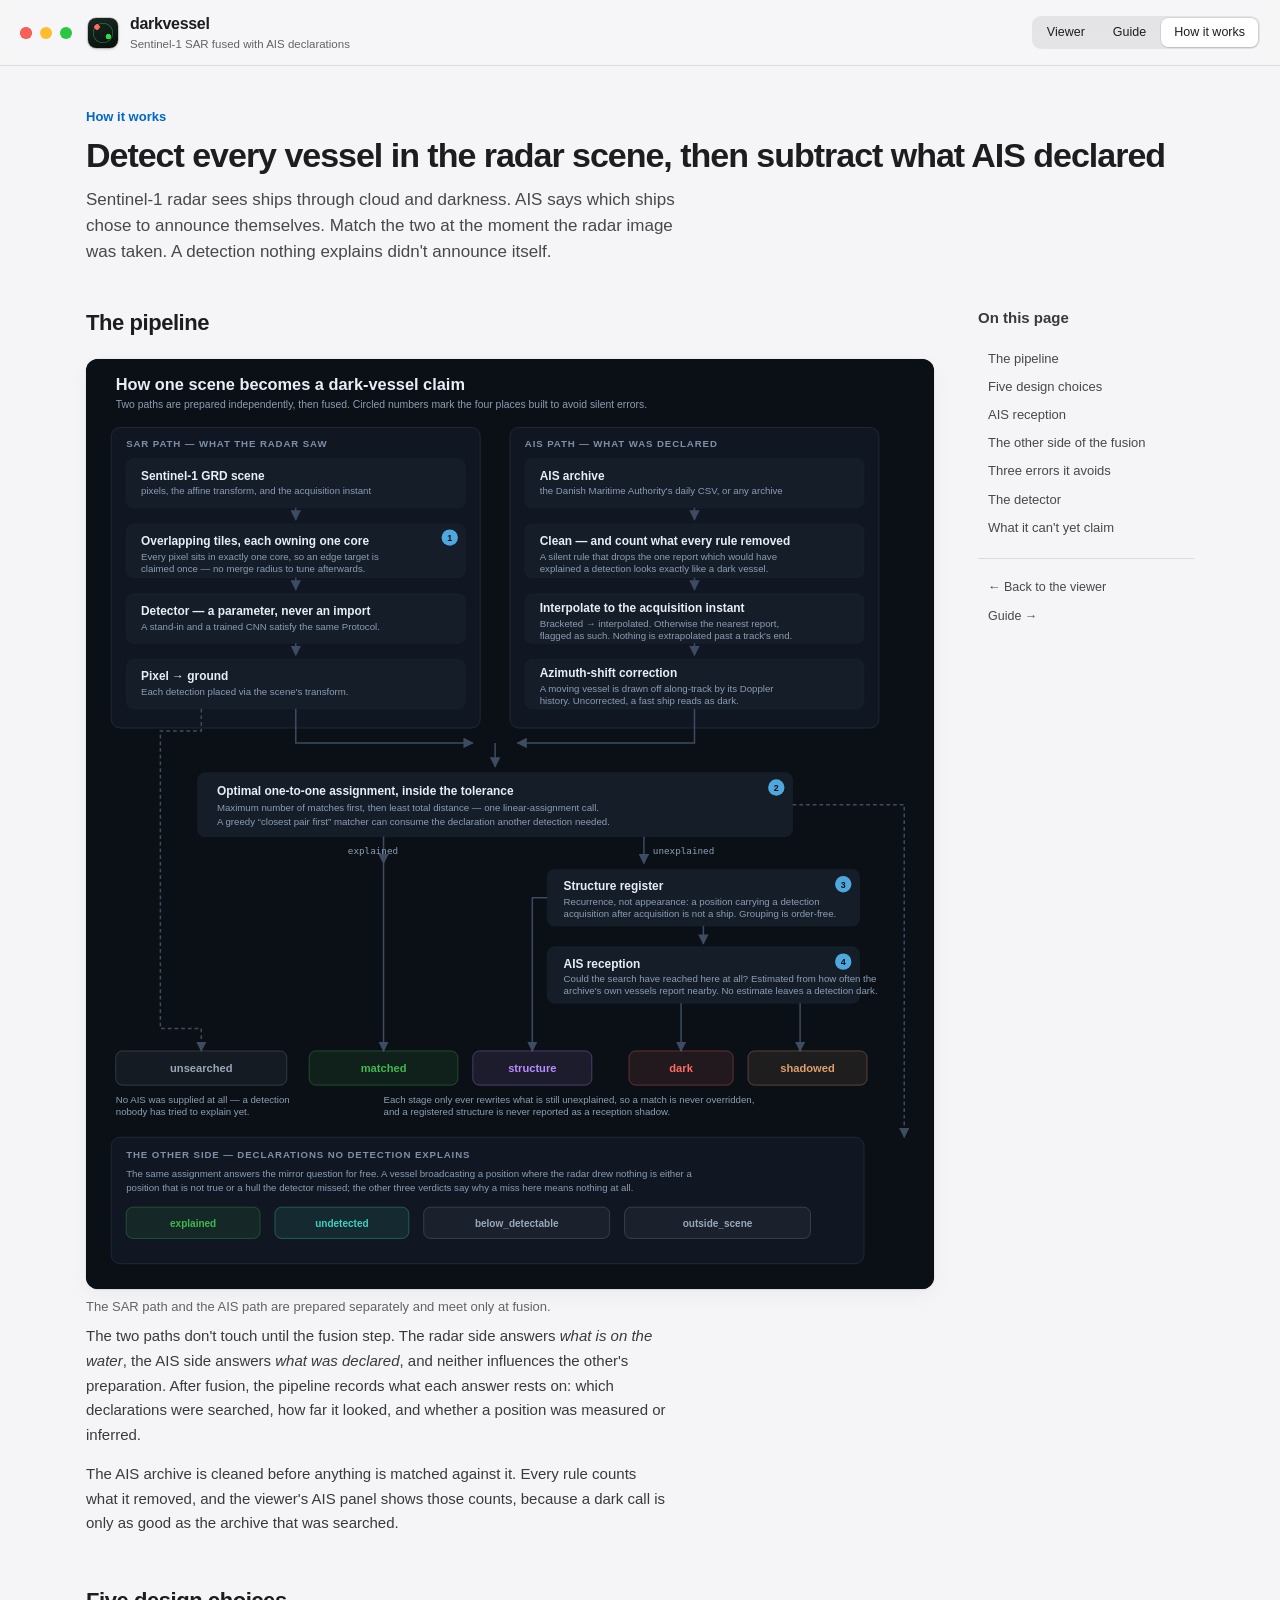
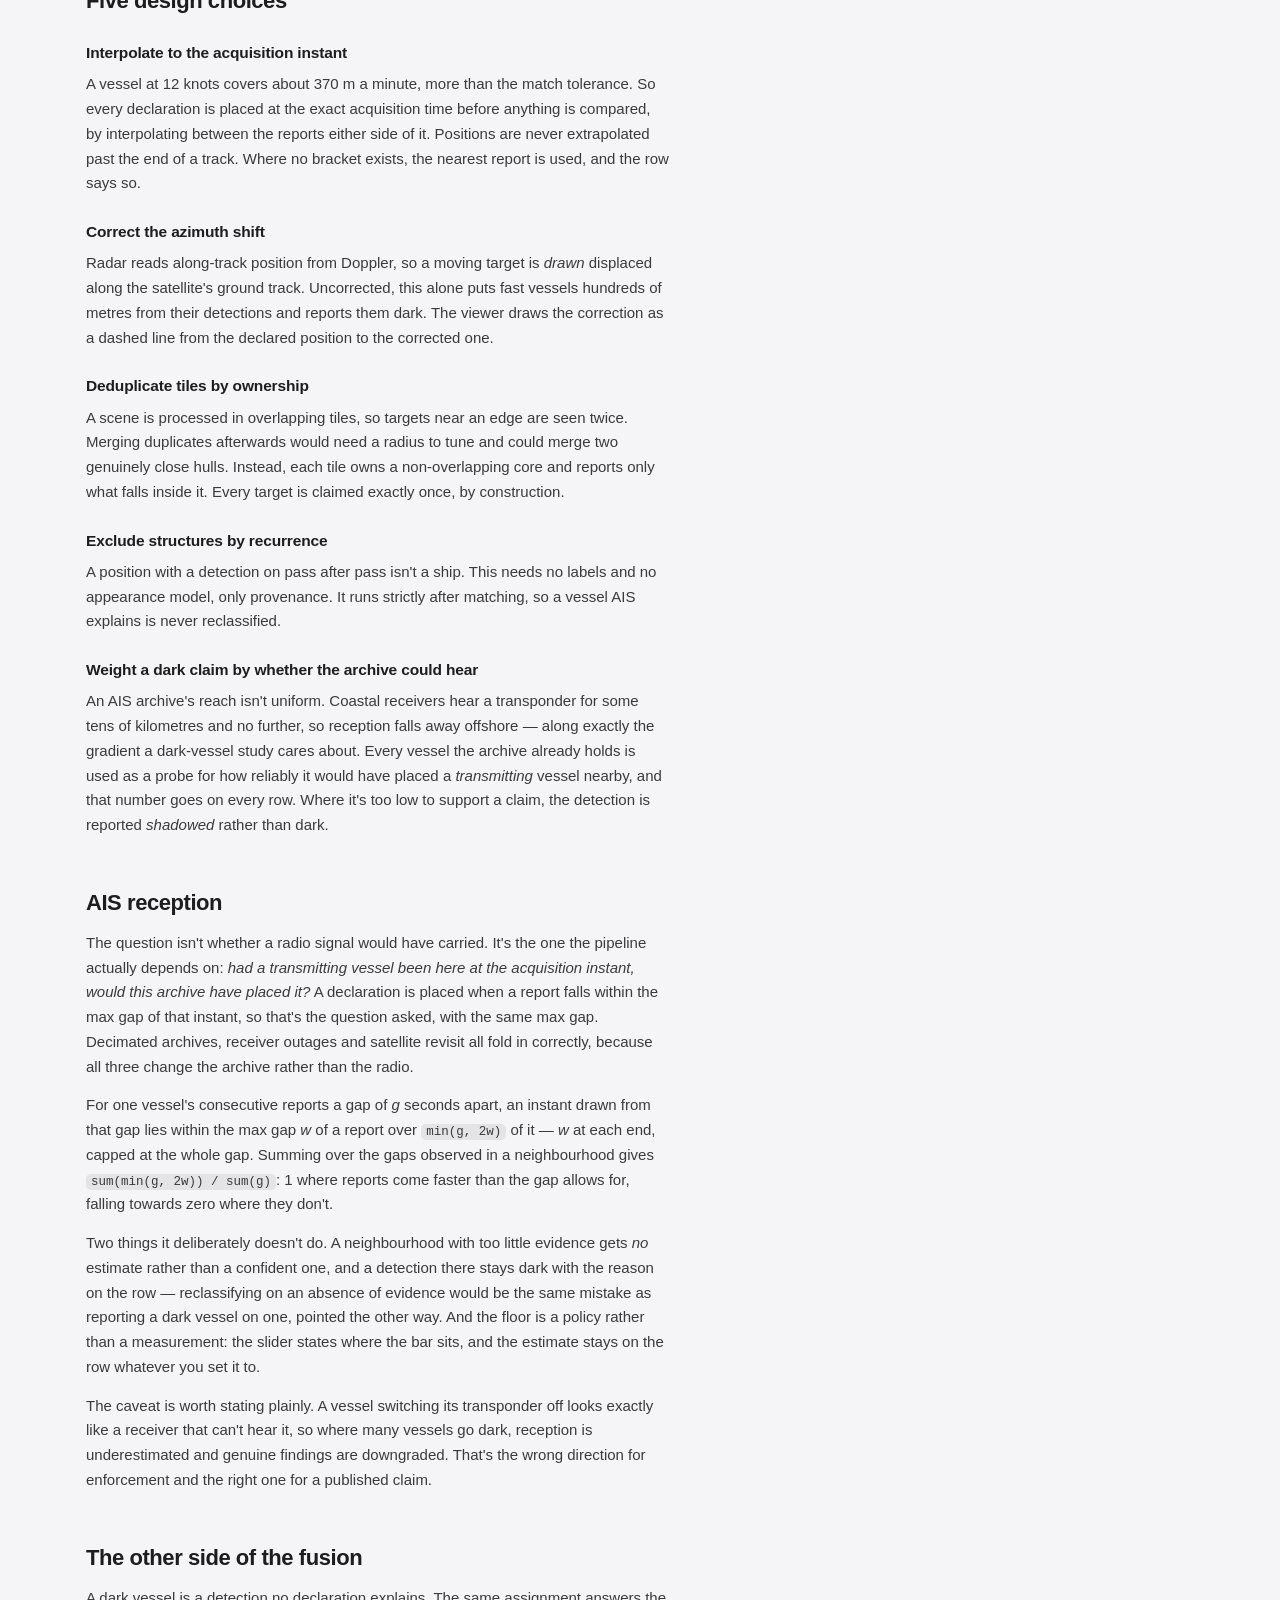
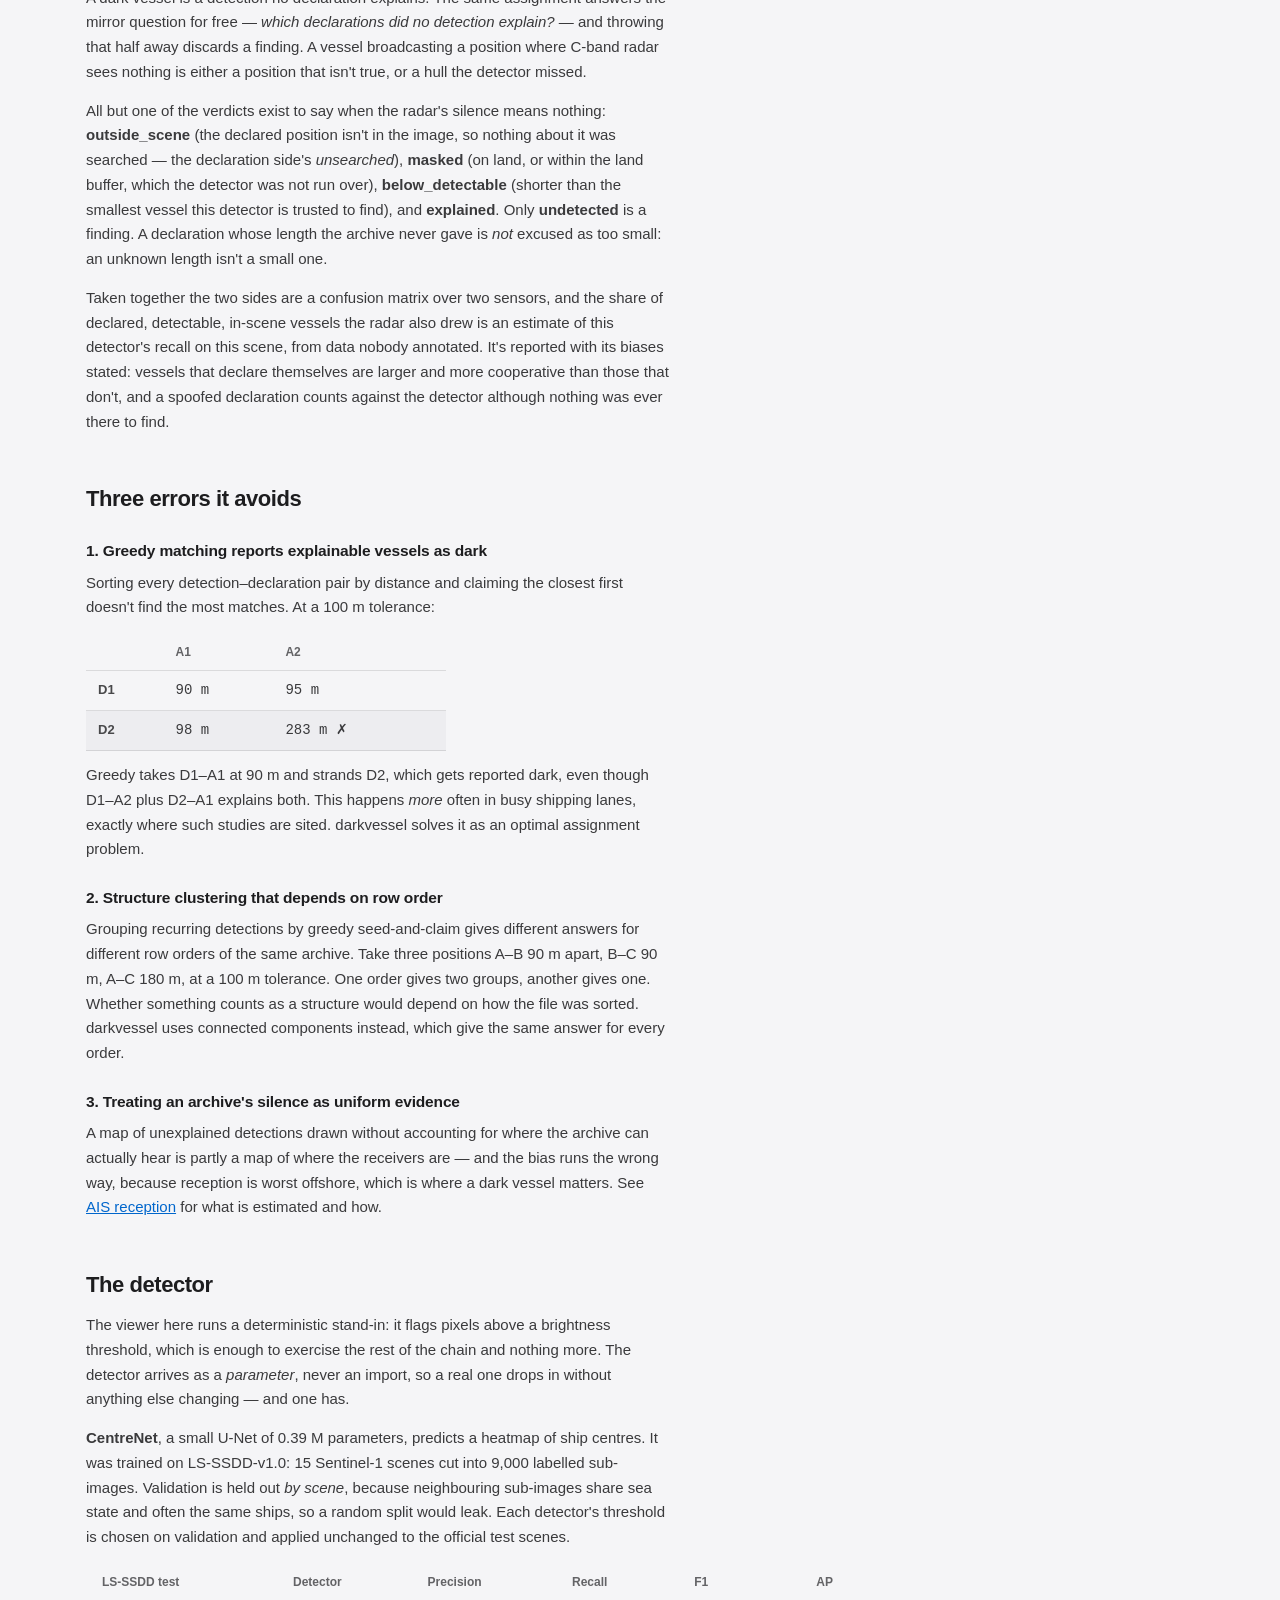
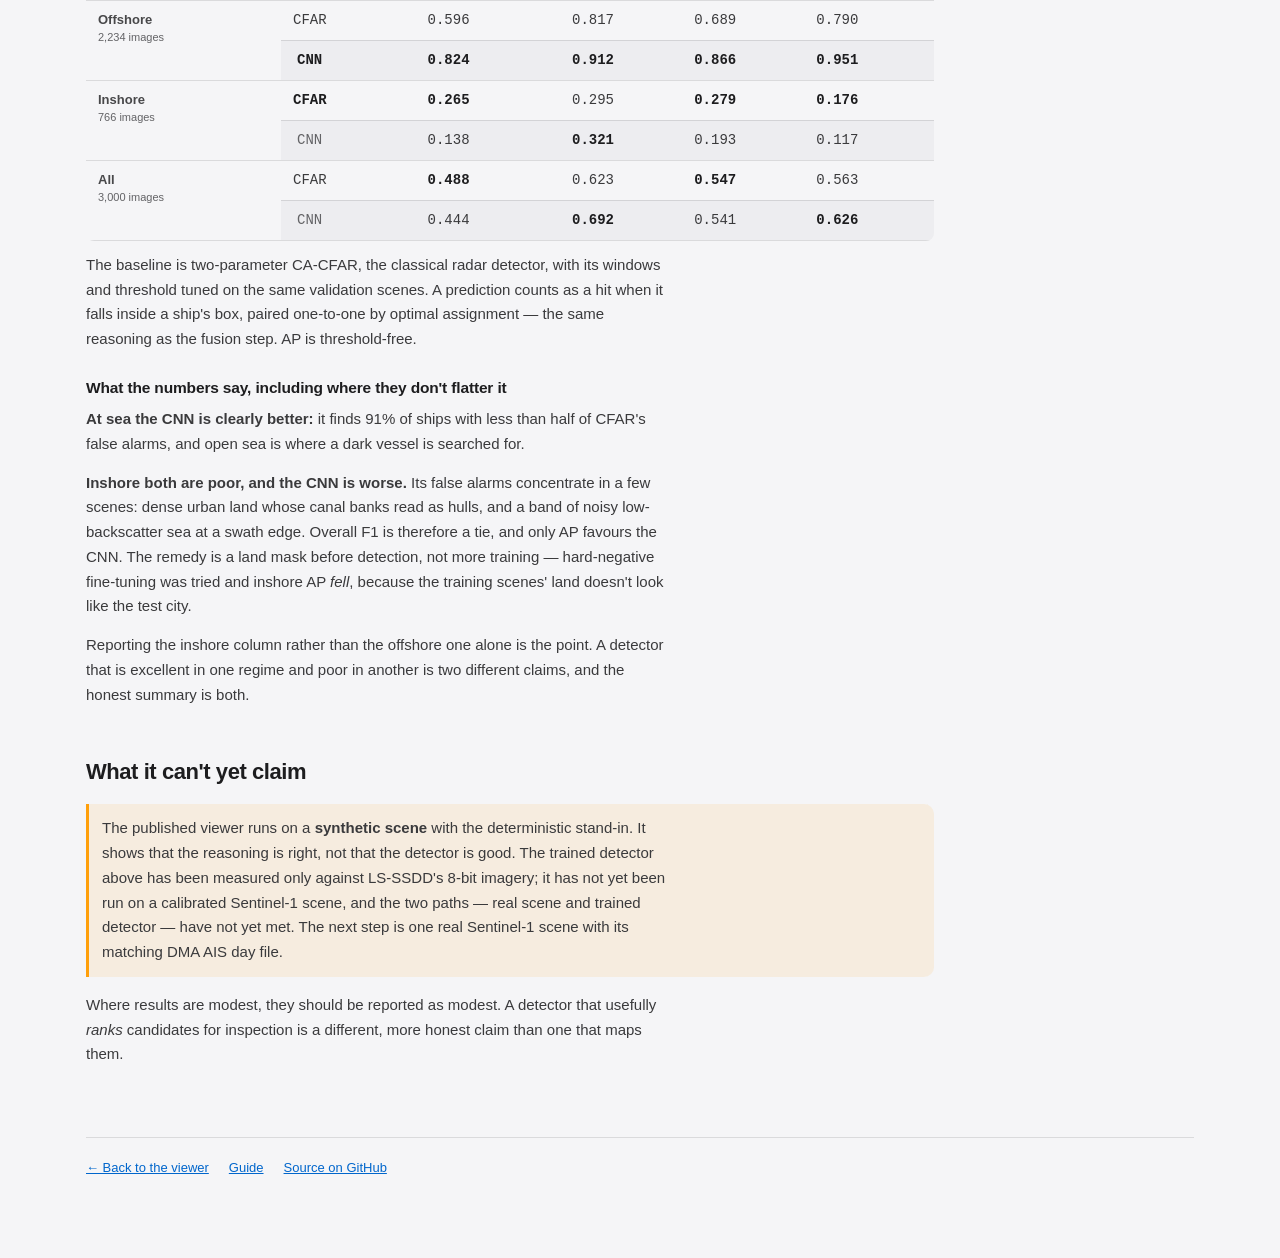
<file: src/darkvessel/web/static/about.html>
<!DOCTYPE html>
<html lang="en">
<head>
<meta charset="utf-8">
<meta name="viewport" content="width=device-width, initial-scale=1">
<title>How it works — darkvessel</title>
<meta name="description" content="How darkvessel fuses Sentinel-1 SAR detections with AIS declarations, the two silent errors the design avoids, and how the trained detector measures against a CFAR baseline.">
<link rel="icon" href="data:image/svg+xml,<svg xmlns='http://www.w3.org/2000/svg' viewBox='0 0 16 16'><text y='13' font-size='13'>🛰️</text></svg>">
<link rel="stylesheet" href="styles.css">
</head>
<body class="doc-page">
<a class="skip" href="#main">Skip to content</a>

<header class="topbar">
  <a class="brand" href="./" style="text-decoration:none;color:inherit">
    <span class="brand-mark" aria-hidden="true"></span>
    <div>
      <p style="margin:0;font-size:16px;font-weight:600;letter-spacing:-0.02em">darkvessel</p>
      <p class="brand-sub">Sentinel-1 SAR fused with AIS declarations</p>
    </div>
  </a>
  <nav class="site-nav" aria-label="Site">
    <a href="./">Viewer</a>
    <a href="guide.html">Guide</a>
    <a href="about.html" aria-current="page">How it works</a>
  </nav>
</header>

<main class="doc" id="main">
  <div class="doc-hero">
    <p class="doc-kicker">How it works</p>
    <h1>Detect every vessel in the radar scene, then subtract what AIS declared</h1>
    <p class="doc-lede">Sentinel-1 radar sees ships through cloud and darkness. AIS says which
      ships chose to announce themselves. Match the two at the moment the radar image was
      taken. A detection nothing explains didn't announce itself.</p>
  </div>

  <div class="doc-grid">
  <div class="doc-body">

  <h2 id="pipeline">The pipeline</h2>
  <figure>
    <img src="pipeline.svg" width="1140" height="1250"
         alt="The darkvessel pipeline: a SAR path and an AIS path prepared independently, fused by an optimal one-to-one assignment within a tolerance, then filtered through a structure register and an AIS reception model into five statuses — matched, structure, dark, shadowed and unsearched — while the declarations the assignment left unexplained are judged in turn.">
    <figcaption>The SAR path and the AIS path are prepared separately and meet only at
      fusion.</figcaption>
  </figure>
  <p>The two paths don't touch until the fusion step. The radar side answers <em>what is on
    the water</em>, the AIS side answers <em>what was declared</em>, and neither influences the
    other's preparation. After fusion, the pipeline records what each answer rests on: which
    declarations were searched, how far it looked, and whether a position was measured or
    inferred.</p>
  <p>The AIS archive is cleaned before anything is matched against it. Every rule counts what it
    removed, and the viewer's AIS panel shows those counts, because a dark call is only as good
    as the archive that was searched.</p>

  <h2 id="design">Five design choices</h2>
  <h3>Interpolate to the acquisition instant</h3>
  <p>A vessel at 12 knots covers about 370 m a minute, more than the match tolerance. So every
    declaration is placed at the exact acquisition time before anything is compared, by
    interpolating between the reports either side of it. Positions are never extrapolated
    past the end of a track. Where no bracket exists, the nearest report is used, and the row
    says so.</p>

  <h3>Correct the azimuth shift</h3>
  <p>Radar reads along-track position from Doppler, so a moving target is <em>drawn</em>
    displaced along the satellite's ground track. Uncorrected, this alone puts fast vessels
    hundreds of metres from their detections and reports them dark. The viewer draws the
    correction as a dashed line from the declared position to the corrected one.</p>

  <h3>Deduplicate tiles by ownership</h3>
  <p>A scene is processed in overlapping tiles, so targets near an edge are seen twice. Merging
    duplicates afterwards would need a radius to tune and could merge two genuinely close
    hulls. Instead, each tile owns a non-overlapping core and reports only what falls inside
    it. Every target is claimed exactly once, by construction.</p>

  <h3>Exclude structures by recurrence</h3>
  <p>A position with a detection on pass after pass isn't a ship. This needs no labels and no
    appearance model, only provenance. It runs strictly after matching, so a vessel AIS
    explains is never reclassified.</p>

  <h3>Weight a dark claim by whether the archive could hear</h3>
  <p>An AIS archive's reach isn't uniform. Coastal receivers hear a transponder for some tens
    of kilometres and no further, so reception falls away offshore — along exactly the gradient
    a dark-vessel study cares about. Every vessel the archive already holds is used as a probe
    for how reliably it would have placed a <em>transmitting</em> vessel nearby, and that number
    goes on every row. Where it's too low to support a claim, the detection is reported
    <em>shadowed</em> rather than dark.</p>

  <h2 id="reception">AIS reception</h2>
  <p>The question isn't whether a radio signal would have carried. It's the one the pipeline
    actually depends on: <em>had a transmitting vessel been here at the acquisition instant,
    would this archive have placed it?</em> A declaration is placed when a report falls within
    the max gap of that instant, so that's the question asked, with the same max gap. Decimated
    archives, receiver outages and satellite revisit all fold in correctly, because all three
    change the archive rather than the radio.</p>
  <p>For one vessel's consecutive reports a gap of <em>g</em> seconds apart, an instant drawn
    from that gap lies within the max gap <em>w</em> of a report over <code>min(g, 2w)</code>
    of it — <em>w</em> at each end, capped at the whole gap. Summing over the gaps observed in a
    neighbourhood gives <code>sum(min(g, 2w)) / sum(g)</code>: 1 where reports come faster than
    the gap allows for, falling towards zero where they don't.</p>
  <p>Two things it deliberately doesn't do. A neighbourhood with too little evidence gets
    <em>no</em> estimate rather than a confident one, and a detection there stays dark with the
    reason on the row — reclassifying on an absence of evidence would be the same mistake as
    reporting a dark vessel on one, pointed the other way. And the floor is a policy rather than
    a measurement: the slider states where the bar sits, and the estimate stays on the row
    whatever you set it to.</p>
  <p>The caveat is worth stating plainly. A vessel switching its transponder off looks exactly
    like a receiver that can't hear it, so where many vessels go dark, reception is
    underestimated and genuine findings are downgraded. That's the wrong direction for
    enforcement and the right one for a published claim.</p>

  <h2 id="other-side">The other side of the fusion</h2>
  <p>A dark vessel is a detection no declaration explains. The same assignment answers the
    mirror question for free — <em>which declarations did no detection explain?</em> — and
    throwing that half away discards a finding. A vessel broadcasting a position where C-band
    radar sees nothing is either a position that isn't true, or a hull the detector missed.</p>
  <p>All but one of the verdicts exist to say when the radar's silence means nothing:
    <strong>outside_scene</strong> (the declared position isn't in the image, so nothing about
    it was searched — the declaration side's <em>unsearched</em>), <strong>masked</strong> (on
    land, or within the land buffer, which the detector was not run over), <strong>below_detectable</strong>
    (shorter than the smallest vessel this detector is trusted to find), and
    <strong>explained</strong>. Only <strong>undetected</strong> is a finding. A declaration
    whose length the archive never gave is <em>not</em> excused as too small: an unknown length
    isn't a small one.</p>
  <p>Taken together the two sides are a confusion matrix over two sensors, and the share of
    declared, detectable, in-scene vessels the radar also drew is an estimate of this detector's
    recall on this scene, from data nobody annotated. It's reported with its biases stated:
    vessels that declare themselves are larger and more cooperative than those that don't, and
    a spoofed declaration counts against the detector although nothing was ever there to find.</p>

  <h2 id="errors">Three errors it avoids</h2>
  <h3>1. Greedy matching reports explainable vessels as dark</h3>
  <p>Sorting every detection–declaration pair by distance and claiming the closest first
    doesn't find the most matches. At a 100 m tolerance:</p>
  <table class="shortcuts" style="max-width:360px">
    <thead><tr><th scope="col"><span class="sr-only">Detection</span></th><th scope="col">A1</th><th scope="col">A2</th></tr></thead>
    <tbody>
      <tr><th scope="row">D1</th><td>90 m</td><td>95 m</td></tr>
      <tr><th scope="row">D2</th><td>98 m</td><td>283 m ✗</td></tr>
    </tbody>
  </table>
  <p>Greedy takes D1–A1 at 90 m and strands D2, which gets reported dark, even though D1–A2
    plus D2–A1 explains both. This happens <em>more</em> often in busy shipping lanes, exactly
    where such studies are sited. darkvessel solves it as an optimal assignment problem.</p>

  <h3>2. Structure clustering that depends on row order</h3>
  <p>Grouping recurring detections by greedy seed-and-claim gives different answers for
    different row orders of the same archive. Take three positions A–B 90 m apart, B–C 90 m,
    A–C 180 m, at a 100 m tolerance. One order gives two groups, another gives one. Whether
    something counts as a structure would depend on how the file was sorted. darkvessel uses
    connected components instead, which give the same answer for every order.</p>

  <h3>3. Treating an archive's silence as uniform evidence</h3>
  <p>A map of unexplained detections drawn without accounting for where the archive can
    actually hear is partly a map of where the receivers are — and the bias runs the wrong way,
    because reception is worst offshore, which is where a dark vessel matters. See
    <a href="#reception">AIS reception</a> for what is estimated and how.</p>

  <h2 id="detector">The detector</h2>
  <p>The viewer here runs a deterministic stand-in: it flags pixels above a brightness
    threshold, which is enough to exercise the rest of the chain and nothing more. The
    detector arrives as a <em>parameter</em>, never an import, so a real one drops in without
    anything else changing — and one has.</p>
  <p><strong>CentreNet</strong>, a small U-Net of 0.39 M parameters, predicts a heatmap of ship
    centres. It was trained on LS-SSDD-v1.0: 15 Sentinel-1 scenes cut into 9,000 labelled
    sub-images. Validation is held out <em>by scene</em>, because neighbouring sub-images share
    sea state and often the same ships, so a random split would leak. Each detector's threshold
    is chosen on validation and applied unchanged to the official test scenes.</p>

  <div class="table-scroll" role="region" aria-label="Detector performance table" tabindex="0">
  <table class="shortcuts">
    <caption class="sr-only">Detector performance on the LS-SSDD test scenes, comparing the
      classical CFAR baseline with the trained CNN, split by inshore and offshore.</caption>
    <thead>
      <tr>
        <th scope="col">LS-SSDD test</th><th scope="col">Detector</th>
        <th scope="col">Precision</th><th scope="col">Recall</th>
        <th scope="col">F1</th><th scope="col">AP</th>
      </tr>
    </thead>
    <tbody>
      <tr><th scope="row" rowspan="2">Offshore<br><span class="cell-sub">2,234 images</span></th>
        <td>CFAR</td><td>0.596</td><td>0.817</td><td>0.689</td><td>0.790</td></tr>
      <tr><td><strong>CNN</strong></td><td><strong>0.824</strong></td><td><strong>0.912</strong></td>
        <td><strong>0.866</strong></td><td><strong>0.951</strong></td></tr>
      <tr><th scope="row" rowspan="2">Inshore<br><span class="cell-sub">766 images</span></th>
        <td><strong>CFAR</strong></td><td><strong>0.265</strong></td><td>0.295</td>
        <td><strong>0.279</strong></td><td><strong>0.176</strong></td></tr>
      <tr><td>CNN</td><td>0.138</td><td><strong>0.321</strong></td><td>0.193</td><td>0.117</td></tr>
      <tr><th scope="row" rowspan="2">All<br><span class="cell-sub">3,000 images</span></th>
        <td>CFAR</td><td><strong>0.488</strong></td><td>0.623</td><td><strong>0.547</strong></td><td>0.563</td></tr>
      <tr><td>CNN</td><td>0.444</td><td><strong>0.692</strong></td><td>0.541</td><td><strong>0.626</strong></td></tr>
    </tbody>
  </table>
  </div>
  <p class="table-note">The baseline is two-parameter CA-CFAR, the classical radar detector,
    with its windows and threshold tuned on the same validation scenes. A prediction counts as
    a hit when it falls inside a ship's box, paired one-to-one by optimal assignment — the same
    reasoning as the fusion step. AP is threshold-free.</p>

  <h3>What the numbers say, including where they don't flatter it</h3>
  <p><strong>At sea the CNN is clearly better:</strong> it finds 91% of ships with less than
    half of CFAR's false alarms, and open sea is where a dark vessel is searched for.</p>
  <p><strong>Inshore both are poor, and the CNN is worse.</strong> Its false alarms concentrate
    in a few scenes: dense urban land whose canal banks read as hulls, and a band of noisy
    low-backscatter sea at a swath edge. Overall F1 is therefore a tie, and only AP favours the
    CNN. The remedy is a land mask before detection, not more training — hard-negative
    fine-tuning was tried and inshore AP <em>fell</em>, because the training scenes' land
    doesn't look like the test city.</p>
  <p>Reporting the inshore column rather than the offshore one alone is the point. A detector
    that is excellent in one regime and poor in another is two different claims, and the
    honest summary is both.</p>

  <h2 id="limits">What it can't yet claim</h2>
  <div class="callout">
    <p>The published viewer runs on a <strong>synthetic scene</strong> with the deterministic
      stand-in. It shows that the reasoning is right, not that the detector is good. The
      trained detector above has been measured only against LS-SSDD's 8-bit imagery; it has
      not yet been run on a calibrated Sentinel-1 scene, and the two paths — real scene and
      trained detector — have not yet met. The next step is one real Sentinel-1 scene with its
      matching DMA AIS day file.</p>
  </div>
  <p>Where results are modest, they should be reported as modest. A detector that usefully
    <em>ranks</em> candidates for inspection is a different, more honest claim than one that
    maps them.</p>

  </div><!-- /.doc-body -->

  <nav class="doc-side" aria-label="On this page">
    <p class="toc-title">On this page</p>
    <ul class="toc">
      <li><a href="#pipeline">The pipeline</a></li>
      <li><a href="#design">Five design choices</a></li>
      <li><a href="#reception">AIS reception</a></li>
      <li><a href="#other-side">The other side of the fusion</a></li>
      <li><a href="#errors">Three errors it avoids</a></li>
      <li><a href="#detector">The detector</a></li>
      <li><a href="#limits">What it can't yet claim</a></li>
    </ul>
    <div class="toc-foot">
      <a href="./">← Back to the viewer</a>
      <a href="guide.html">Guide →</a>
    </div>
  </nav>
  </div><!-- /.doc-grid -->

  <footer class="doc-foot">
    <a href="./">← Back to the viewer</a>
    <a href="guide.html">Guide</a>
    <a href="https://github.com/priyansh-koli/DarkVessel">Source on GitHub</a>
  </footer>
</main>

<script src="docs.js"></script>
</body>
</html>
</file>
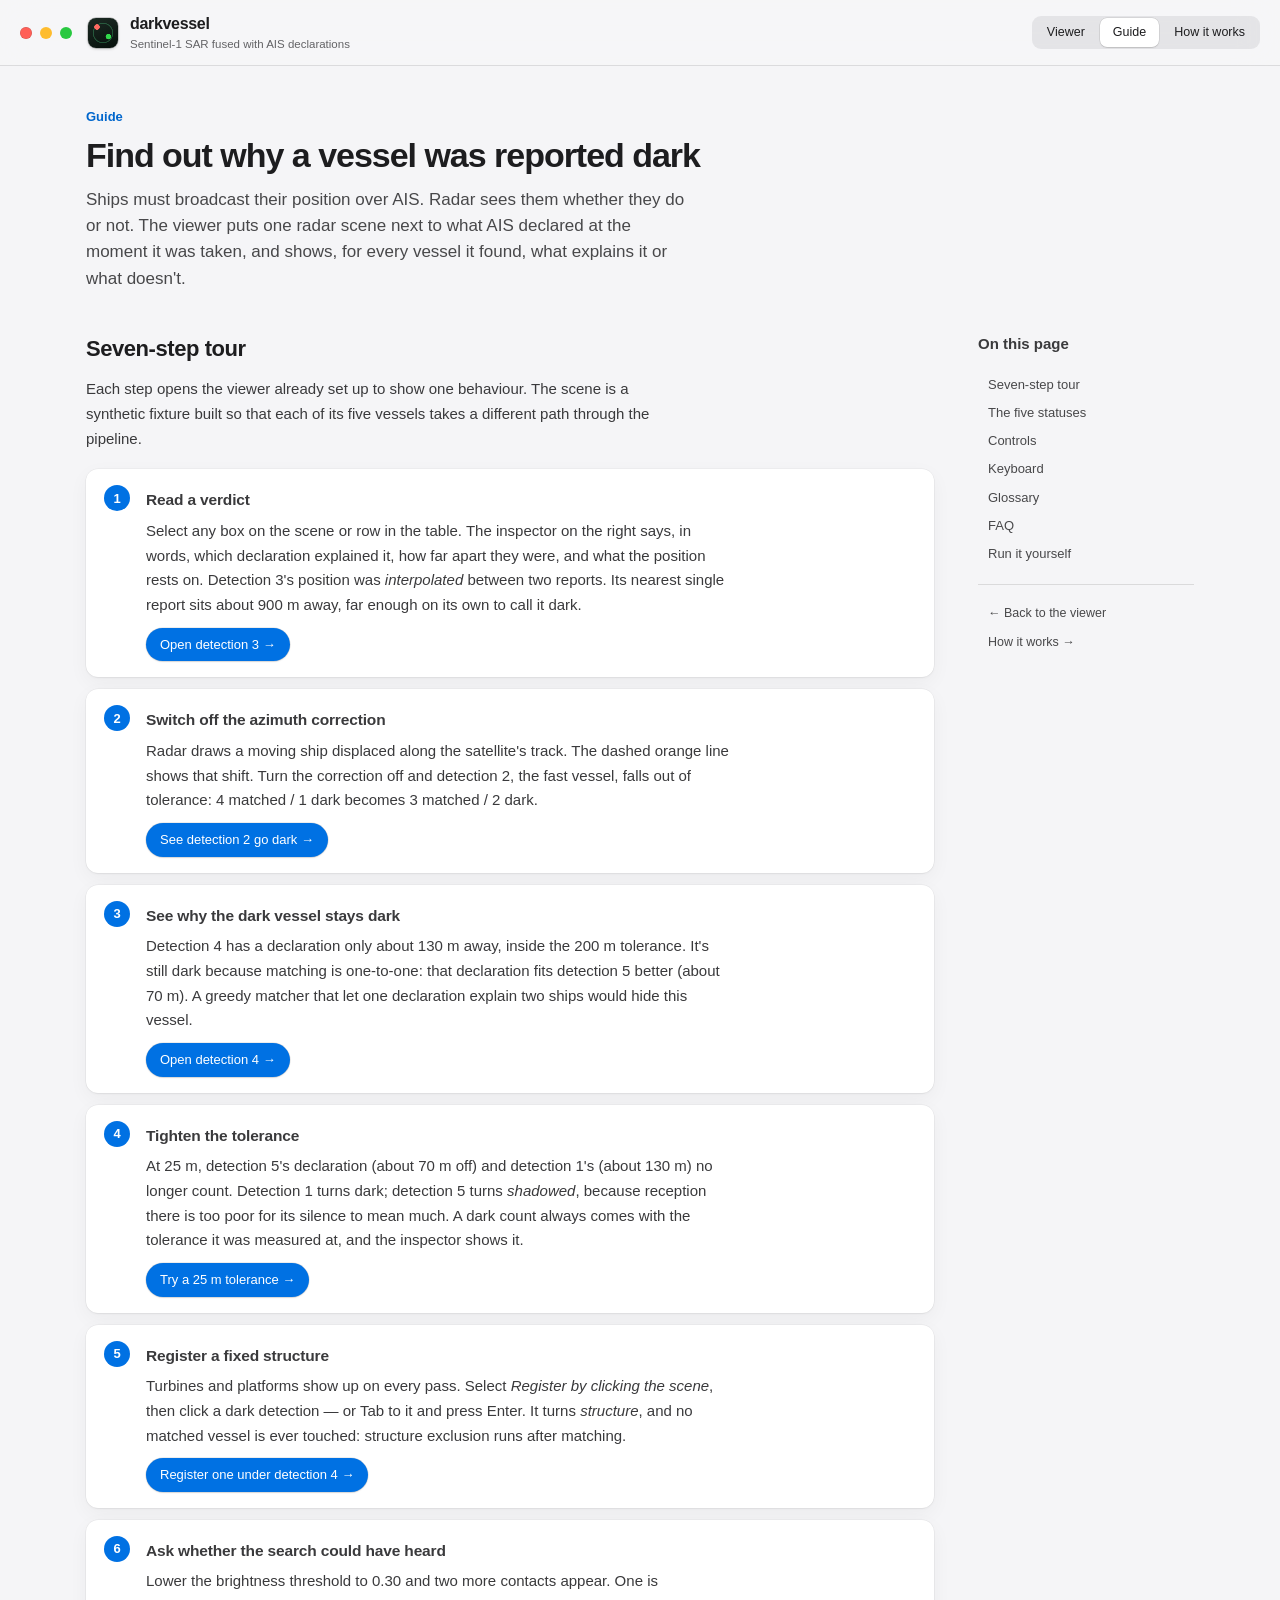
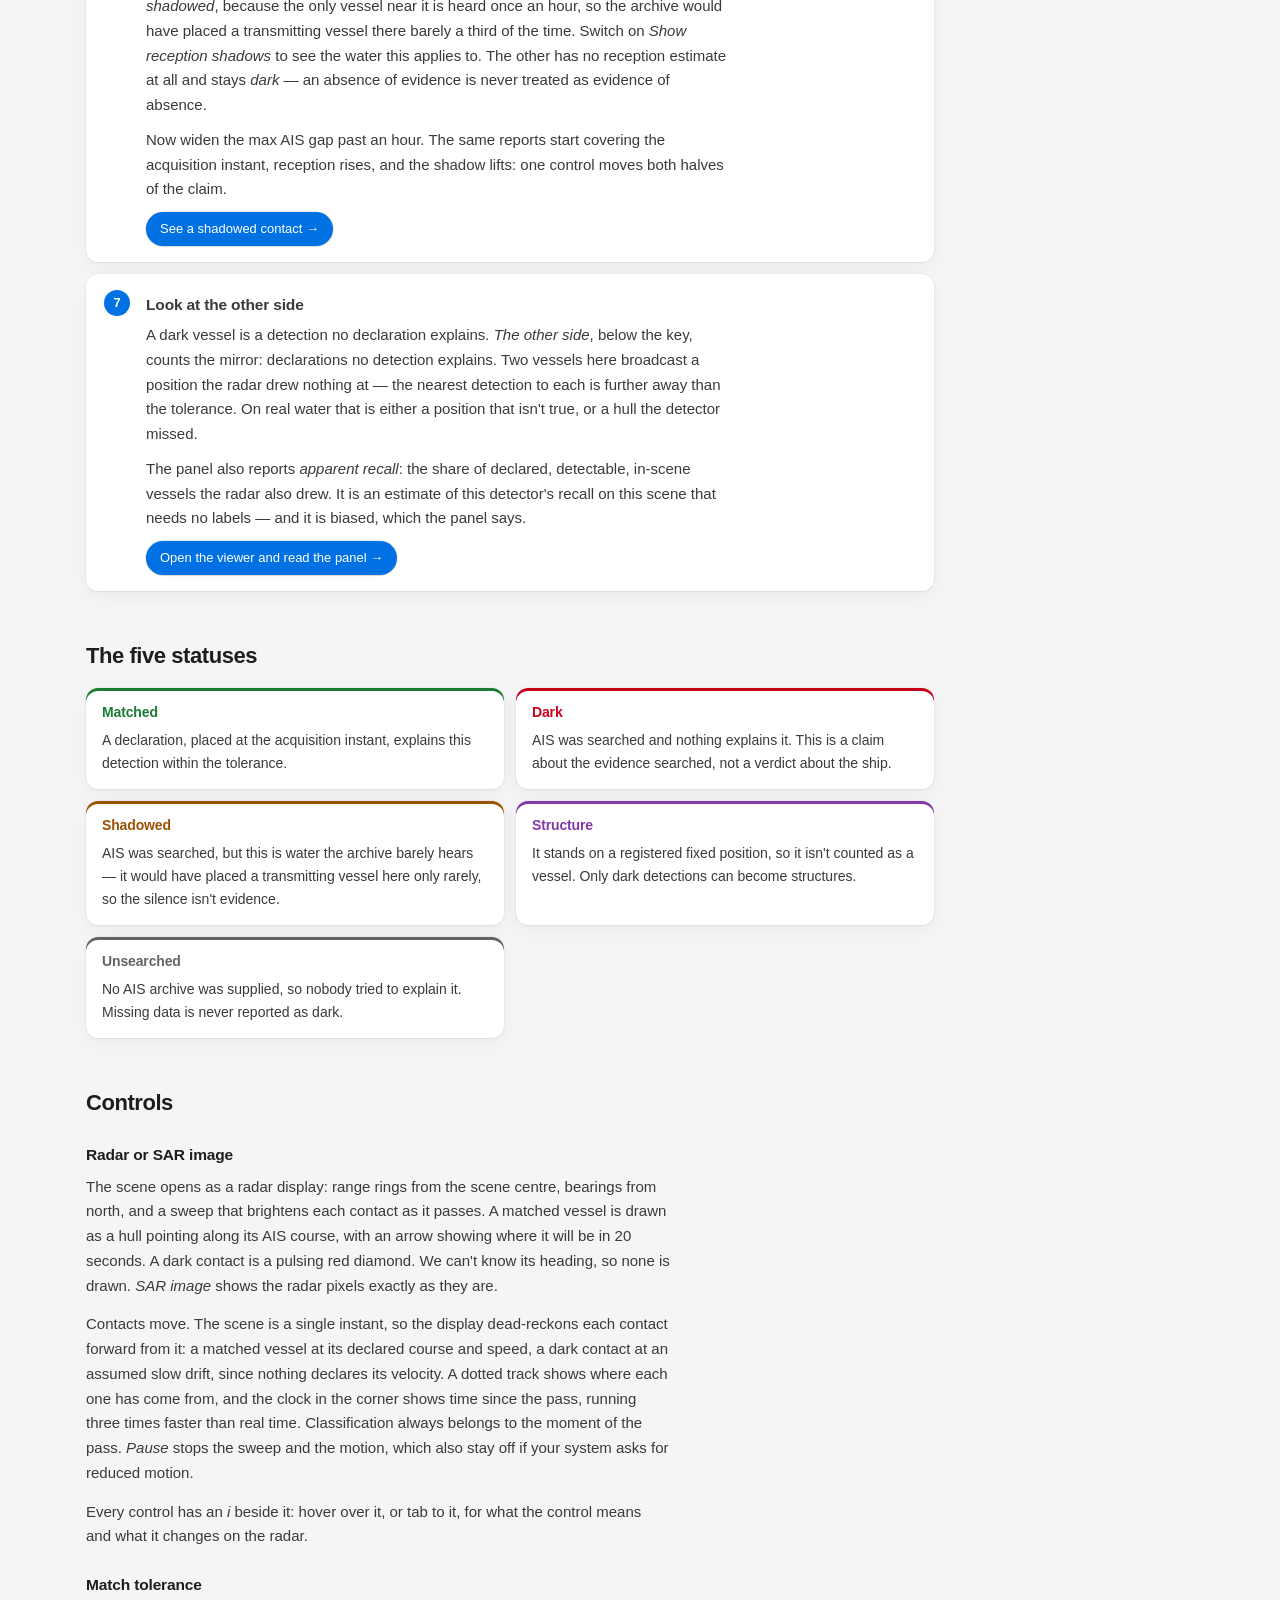
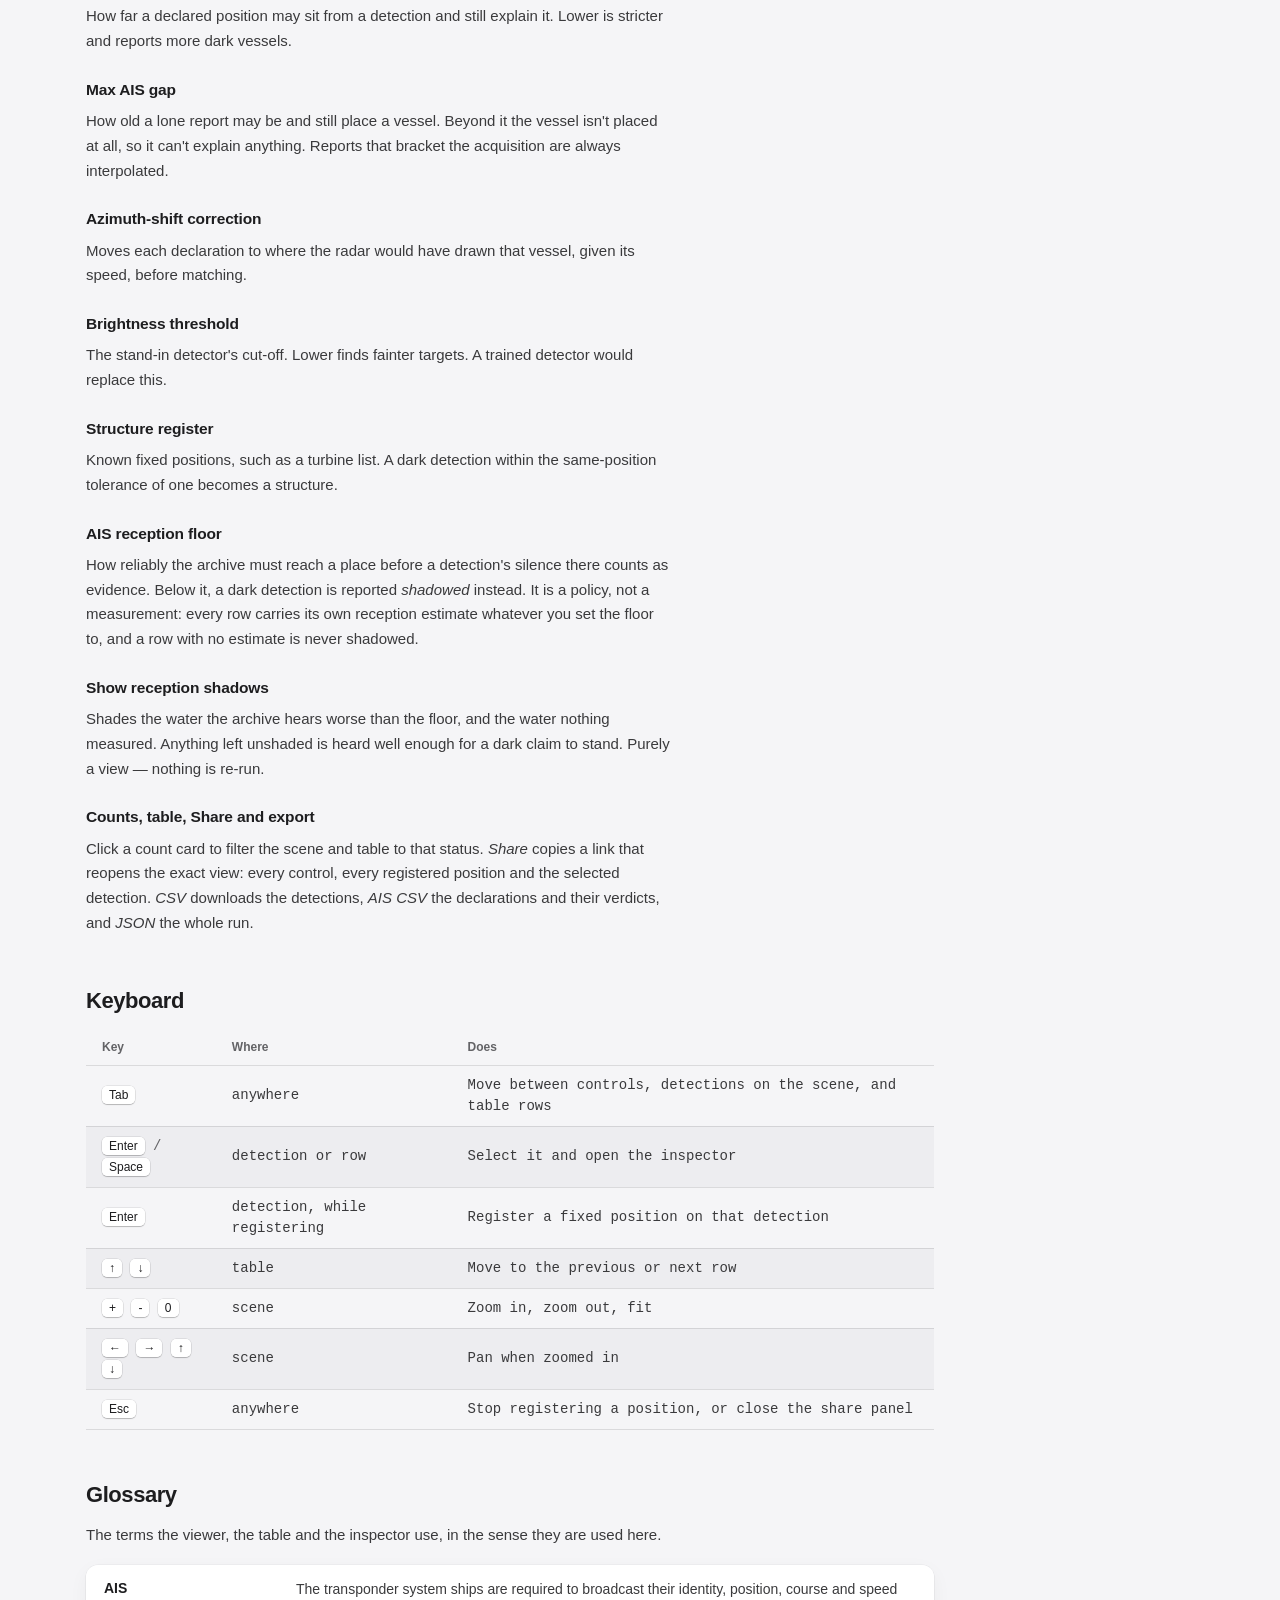
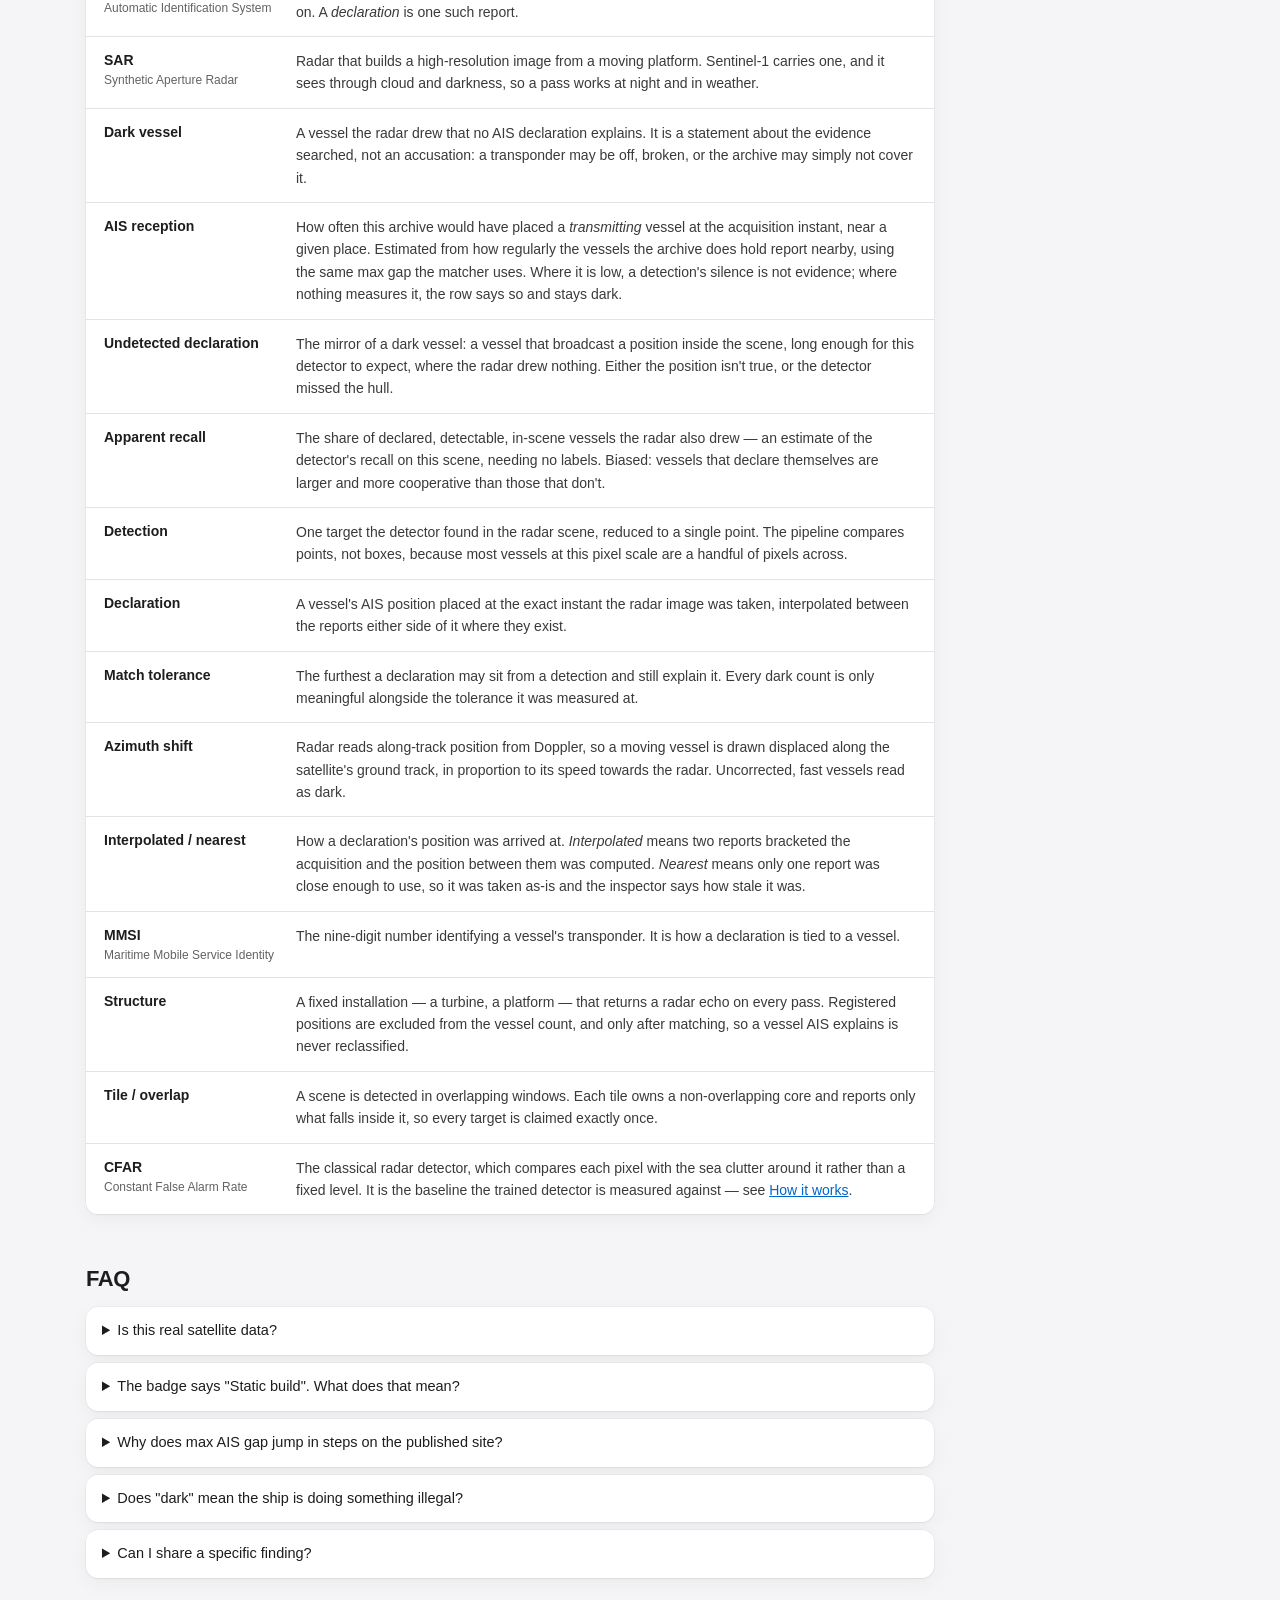
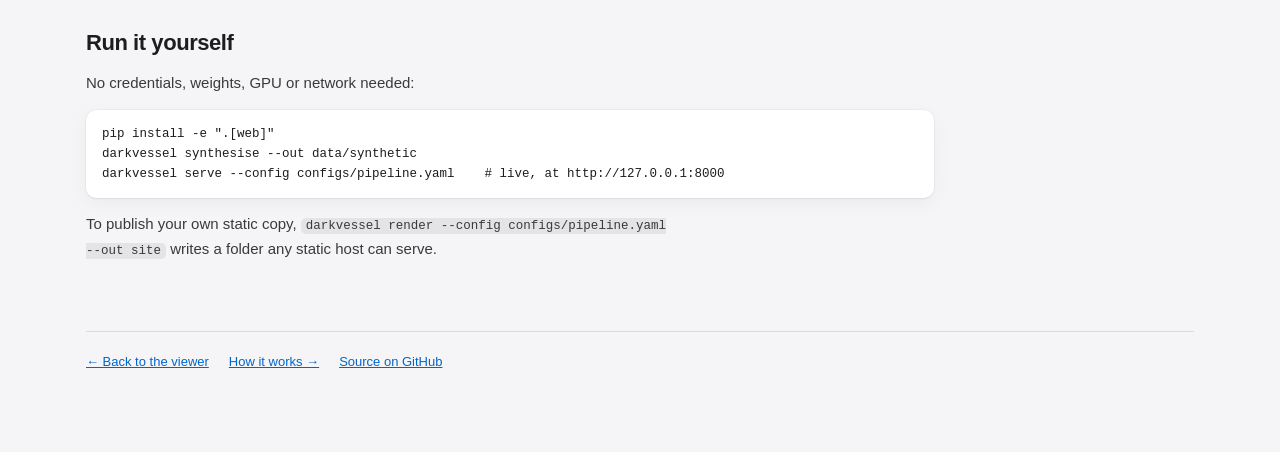
<file: src/darkvessel/web/static/guide.html>
<!DOCTYPE html>
<html lang="en">
<head>
<meta charset="utf-8">
<meta name="viewport" content="width=device-width, initial-scale=1">
<title>Guide — darkvessel</title>
<meta name="description" content="A two-minute tour of the darkvessel viewer: what each control does, what each status means, and seven one-click scenarios.">
<link rel="icon" href="data:image/svg+xml,<svg xmlns='http://www.w3.org/2000/svg' viewBox='0 0 16 16'><text y='13' font-size='13'>🛰️</text></svg>">
<link rel="stylesheet" href="styles.css">
</head>
<body class="doc-page">
<a class="skip" href="#main">Skip to content</a>

<header class="topbar">
  <a class="brand" href="./" style="text-decoration:none;color:inherit">
    <span class="brand-mark" aria-hidden="true"></span>
    <div>
      <p style="margin:0;font-size:16px;font-weight:600;letter-spacing:-0.02em">darkvessel</p>
      <p class="brand-sub">Sentinel-1 SAR fused with AIS declarations</p>
    </div>
  </a>
  <nav class="site-nav" aria-label="Site">
    <a href="./">Viewer</a>
    <a href="guide.html" aria-current="page">Guide</a>
    <a href="about.html">How it works</a>
  </nav>
</header>

<main class="doc" id="main">
  <div class="doc-hero">
    <p class="doc-kicker">Guide</p>
    <h1>Find out why a vessel was reported dark</h1>
    <p class="doc-lede">Ships must broadcast their position over AIS. Radar sees them whether they
      do or not. The viewer puts one radar scene next to what AIS declared at the moment it was
      taken, and shows, for every vessel it found, what explains it or what doesn't.</p>
  </div>

  <div class="doc-grid">
  <div class="doc-body">

  <h2 id="tour">Seven-step tour</h2>
  <p>Each step opens the viewer already set up to show one behaviour. The scene is a synthetic
    fixture built so that each of its five vessels takes a different path through the
    pipeline.</p>

  <ol class="steps">
    <li>
      <h3>Read a verdict</h3>
      <p>Select any box on the scene or row in the table. The inspector on the right says, in
        words, which declaration explained it, how far apart they were, and what the position
        rests on. Detection 3's position was <em>interpolated</em> between two reports. Its
        nearest single report sits about 900 m away, far enough on its own to call it dark.</p>
      <p><a class="try" href="./?select=3">Open detection 3 →</a></p>
    </li>
    <li>
      <h3>Switch off the azimuth correction</h3>
      <p>Radar draws a moving ship displaced along the satellite's track. The dashed orange
        line shows that shift. Turn the correction off and detection 2, the fast vessel,
        falls out of tolerance: 4 matched / 1 dark becomes 3 matched / 2 dark.</p>
      <p><a class="try" href="./?az=0&amp;select=2">See detection 2 go dark →</a></p>
    </li>
    <li>
      <h3>See why the dark vessel stays dark</h3>
      <p>Detection 4 has a declaration only about 130 m away, inside the 200 m tolerance. It's
        still dark because matching is one-to-one: that declaration fits detection 5 better
        (about 70 m).
        A greedy matcher that let one declaration explain two ships would hide this vessel.</p>
      <p><a class="try" href="./?select=4">Open detection 4 →</a></p>
    </li>
    <li>
      <h3>Tighten the tolerance</h3>
      <p>At 25 m, detection 5's declaration (about 70 m off) and detection 1's (about 130 m)
        no longer count. Detection 1 turns dark; detection 5 turns <em>shadowed</em>, because
        reception there is too poor for its silence to mean much. A dark count always comes
        with the tolerance it was measured at, and the inspector shows it.</p>
      <p><a class="try" href="./?tol=25&amp;select=5">Try a 25 m tolerance →</a></p>
    </li>
    <li>
      <h3>Register a fixed structure</h3>
      <p>Turbines and platforms show up on every pass. Select <em>Register by clicking the
        scene</em>, then click a dark detection — or Tab to it and press Enter. It turns <em>structure</em>, and no matched
        vessel is ever touched: structure exclusion runs after matching.</p>
      <p><a class="try" href="./?reg=500940.0,6099895.0&amp;select=4">Register one under detection 4 →</a></p>
    </li>
    <li>
      <h3>Ask whether the search could have heard</h3>
      <p>Lower the brightness threshold to 0.30 and two more contacts appear. One is
        <em>shadowed</em>, because the only vessel near it is heard once an hour, so the
        archive would have placed a transmitting vessel there barely a third of the time.
        Switch on <em>Show reception shadows</em> to see the water this applies to. The other
        has no reception estimate at all and stays <em>dark</em> — an absence of evidence is
        never treated as evidence of absence.</p>
      <p>Now widen the max AIS gap past an hour. The same reports start covering the
        acquisition instant, reception rises, and the shadow lifts: one control moves both
        halves of the claim.</p>
      <p><a class="try" href="./?thr=0.3&amp;rx=0.5&amp;select=6">See a shadowed contact →</a></p>
    </li>
    <li>
      <h3>Look at the other side</h3>
      <p>A dark vessel is a detection no declaration explains. <em>The other side</em>, below
        the key, counts the mirror: declarations no detection explains. Two vessels here
        broadcast a position the radar drew nothing at — the nearest detection to each is
        further away than the tolerance. On real water that is either a position that isn't
        true, or a hull the detector missed.</p>
      <p>The panel also reports <em>apparent recall</em>: the share of declared, detectable,
        in-scene vessels the radar also drew. It is an estimate of this detector's recall on
        this scene that needs no labels — and it is biased, which the panel says.</p>
      <p><a class="try" href="./">Open the viewer and read the panel →</a></p>
    </li>
  </ol>

  <h2 id="statuses">The five statuses</h2>
  <div class="status-grid">
    <div class="status-card" style="--c: var(--matched)">
      <h3>Matched</h3>
      <p>A declaration, placed at the acquisition instant, explains this detection within
        the tolerance.</p>
    </div>
    <div class="status-card" style="--c: var(--dark)">
      <h3>Dark</h3>
      <p>AIS was searched and nothing explains it. This is a claim about the evidence
        searched, not a verdict about the ship.</p>
    </div>
    <div class="status-card" style="--c: var(--shadowed)">
      <h3>Shadowed</h3>
      <p>AIS was searched, but this is water the archive barely hears — it would have placed
        a transmitting vessel here only rarely, so the silence isn't evidence.</p>
    </div>
    <div class="status-card" style="--c: var(--structure)">
      <h3>Structure</h3>
      <p>It stands on a registered fixed position, so it isn't counted as a vessel. Only
        dark detections can become structures.</p>
    </div>
    <div class="status-card" style="--c: var(--unsearched)">
      <h3>Unsearched</h3>
      <p>No AIS archive was supplied, so nobody tried to explain it. Missing data is never
        reported as dark.</p>
    </div>
  </div>

  <h2 id="controls">Controls</h2>
  <h3>Radar or SAR image</h3>
  <p>The scene opens as a radar display: range rings from the scene centre, bearings from
    north, and a sweep that brightens each contact as it passes. A matched vessel is drawn as a
    hull pointing along its AIS course, with an arrow showing where it will be in 20 seconds.
    A dark contact is a pulsing red diamond. We can't know its heading, so none is drawn.
    <em>SAR image</em> shows the radar pixels exactly as they are.</p>
  <p>Contacts move. The scene is a single instant, so the display dead-reckons each contact
    forward from it: a matched vessel at its declared course and speed, a dark contact at an
    assumed slow drift, since nothing declares its velocity. A dotted track shows where each
    one has come from, and the clock in the corner shows time since the pass, running three
    times faster than real time. Classification always belongs to the moment of the pass.
    <em>Pause</em> stops the sweep and the motion, which also stay off if your system asks
    for reduced motion.</p>
  <p>Every control has an <em>i</em> beside it: hover over it, or tab to it, for what the
    control means and what it changes on the radar.</p>
  <h3>Match tolerance</h3>
  <p>How far a declared position may sit from a detection and still explain it. Lower is
    stricter and reports more dark vessels.</p>
  <h3>Max AIS gap</h3>
  <p>How old a lone report may be and still place a vessel. Beyond it the vessel isn't placed
    at all, so it can't explain anything. Reports that bracket the acquisition are always
    interpolated.</p>
  <h3>Azimuth-shift correction</h3>
  <p>Moves each declaration to where the radar would have drawn that vessel, given its speed,
    before matching.</p>
  <h3>Brightness threshold</h3>
  <p>The stand-in detector's cut-off. Lower finds fainter targets. A trained detector would
    replace this.</p>
  <h3>Structure register</h3>
  <p>Known fixed positions, such as a turbine list. A dark detection within the
    same-position tolerance of one becomes a structure.</p>
  <h3>AIS reception floor</h3>
  <p>How reliably the archive must reach a place before a detection's silence there counts as
    evidence. Below it, a dark detection is reported <em>shadowed</em> instead. It is a policy,
    not a measurement: every row carries its own reception estimate whatever you set the floor
    to, and a row with no estimate is never shadowed.</p>
  <h3>Show reception shadows</h3>
  <p>Shades the water the archive hears worse than the floor, and the water nothing measured.
    Anything left unshaded is heard well enough for a dark claim to stand. Purely a view —
    nothing is re-run.</p>
  <h3>Counts, table, Share and export</h3>
  <p>Click a count card to filter the scene and table to that status. <em>Share</em> copies a
    link that reopens the exact view: every control, every registered position and the
    selected detection. <em>CSV</em> downloads the detections, <em>AIS CSV</em> the declarations
    and their verdicts, and <em>JSON</em> the whole run.</p>

  <h2 id="shortcuts">Keyboard</h2>
  <table class="shortcuts">
    <thead><tr><th scope="col">Key</th><th scope="col">Where</th><th scope="col">Does</th></tr></thead>
    <tbody>
      <tr><td><kbd>Tab</kbd></td><td>anywhere</td><td>Move between controls, detections on the scene, and table rows</td></tr>
      <tr><td><kbd>Enter</kbd> / <kbd>Space</kbd></td><td>detection or row</td><td>Select it and open the inspector</td></tr>
      <tr><td><kbd>Enter</kbd></td><td>detection, while registering</td><td>Register a fixed position on that detection</td></tr>
      <tr><td><kbd>↑</kbd> <kbd>↓</kbd></td><td>table</td><td>Move to the previous or next row</td></tr>
      <tr><td><kbd>+</kbd> <kbd>-</kbd> <kbd>0</kbd></td><td>scene</td><td>Zoom in, zoom out, fit</td></tr>
      <tr><td><kbd>←</kbd> <kbd>→</kbd> <kbd>↑</kbd> <kbd>↓</kbd></td><td>scene</td><td>Pan when zoomed in</td></tr>
      <tr><td><kbd>Esc</kbd></td><td>anywhere</td><td>Stop registering a position, or close the share panel</td></tr>
    </tbody>
  </table>

  <h2 id="glossary">Glossary</h2>
  <p>The terms the viewer, the table and the inspector use, in the sense they are used here.</p>
  <dl class="glossary">
    <div>
      <dt>AIS<span class="term-abbr">Automatic Identification System</span></dt>
      <dd>The transponder system ships are required to broadcast their identity, position,
        course and speed on. A <em>declaration</em> is one such report.</dd>
    </div>
    <div>
      <dt>SAR<span class="term-abbr">Synthetic Aperture Radar</span></dt>
      <dd>Radar that builds a high-resolution image from a moving platform. Sentinel-1 carries
        one, and it sees through cloud and darkness, so a pass works at night and in weather.</dd>
    </div>
    <div>
      <dt>Dark vessel</dt>
      <dd>A vessel the radar drew that no AIS declaration explains. It is a statement about
        the evidence searched, not an accusation: a transponder may be off, broken, or the
        archive may simply not cover it.</dd>
    </div>
    <div>
      <dt>AIS reception</dt>
      <dd>How often this archive would have placed a <em>transmitting</em> vessel at the
        acquisition instant, near a given place. Estimated from how regularly the vessels the
        archive does hold report nearby, using the same max gap the matcher uses. Where it is
        low, a detection's silence is not evidence; where nothing measures it, the row says so
        and stays dark.</dd>
    </div>
    <div>
      <dt>Undetected declaration</dt>
      <dd>The mirror of a dark vessel: a vessel that broadcast a position inside the scene,
        long enough for this detector to expect, where the radar drew nothing. Either the
        position isn't true, or the detector missed the hull.</dd>
    </div>
    <div>
      <dt>Apparent recall</dt>
      <dd>The share of declared, detectable, in-scene vessels the radar also drew — an estimate
        of the detector's recall on this scene, needing no labels. Biased: vessels that declare
        themselves are larger and more cooperative than those that don't.</dd>
    </div>
    <div>
      <dt>Detection</dt>
      <dd>One target the detector found in the radar scene, reduced to a single point. The
        pipeline compares points, not boxes, because most vessels at this pixel scale are a
        handful of pixels across.</dd>
    </div>
    <div>
      <dt>Declaration</dt>
      <dd>A vessel's AIS position placed at the exact instant the radar image was taken,
        interpolated between the reports either side of it where they exist.</dd>
    </div>
    <div>
      <dt>Match tolerance</dt>
      <dd>The furthest a declaration may sit from a detection and still explain it. Every dark
        count is only meaningful alongside the tolerance it was measured at.</dd>
    </div>
    <div>
      <dt>Azimuth shift</dt>
      <dd>Radar reads along-track position from Doppler, so a moving vessel is drawn displaced
        along the satellite's ground track, in proportion to its speed towards the radar.
        Uncorrected, fast vessels read as dark.</dd>
    </div>
    <div>
      <dt>Interpolated / nearest</dt>
      <dd>How a declaration's position was arrived at. <em>Interpolated</em> means two reports
        bracketed the acquisition and the position between them was computed.
        <em>Nearest</em> means only one report was close enough to use, so it was taken as-is
        and the inspector says how stale it was.</dd>
    </div>
    <div>
      <dt>MMSI<span class="term-abbr">Maritime Mobile Service Identity</span></dt>
      <dd>The nine-digit number identifying a vessel's transponder. It is how a declaration
        is tied to a vessel.</dd>
    </div>
    <div>
      <dt>Structure</dt>
      <dd>A fixed installation — a turbine, a platform — that returns a radar echo on every
        pass. Registered positions are excluded from the vessel count, and only after matching,
        so a vessel AIS explains is never reclassified.</dd>
    </div>
    <div>
      <dt>Tile / overlap</dt>
      <dd>A scene is detected in overlapping windows. Each tile owns a non-overlapping core and
        reports only what falls inside it, so every target is claimed exactly once.</dd>
    </div>
    <div>
      <dt>CFAR<span class="term-abbr">Constant False Alarm Rate</span></dt>
      <dd>The classical radar detector, which compares each pixel with the sea clutter around
        it rather than a fixed level. It is the baseline the trained detector is measured
        against — see <a href="about.html#detector">How it works</a>.</dd>
    </div>
  </dl>

  <h2 id="faq">FAQ</h2>
  <div class="faq">
    <details>
      <summary>Is this real satellite data?</summary>
      <p>Not yet. The published viewer runs on a synthetic scene of five vessels, built so each
        one exercises a different branch of the pipeline. The same code runs on a real
        Sentinel-1 scene and a DMA AIS day file.</p>
    </details>
    <details>
      <summary>The badge says "Static build". What does that mean?</summary>
      <p>The published site has no server. When it was built, the pipeline was run for every
        position the controls can take, and each distinct result was saved. Moving a control
        looks up the matching run, so it responds instantly. Run it locally for a live
        pipeline (see below). Results are identical.</p>
    </details>
    <details>
      <summary>Why does max AIS gap jump in steps on the published site?</summary>
      <p>To keep the static build small, it pre-computes a set of gap values (1 to 120
        minutes) rather than every minute. The live server accepts any value.</p>
    </details>
    <details>
      <summary>Does "dark" mean the ship is doing something illegal?</summary>
      <p>No. It means no declaration explained the detection within the stated tolerance, from
        the AIS the search actually had. The AIS panel shows what was searched and what
        cleaning removed. The dark call rests on that.</p>
    </details>
    <details>
      <summary>Can I share a specific finding?</summary>
      <p>Yes. Select <em>Share</em> above the scene. A panel shows the link and lists what it
        restores: the controls, the register and the selected detection. The link is copied
        for you. If your browser blocks copying (some embedded previews do), the link is
        already selected, so press <kbd>⌘C</kbd> or <kbd>Ctrl+C</kbd>.</p>
    </details>
  </div>

  <h2 id="run">Run it yourself</h2>
  <p>No credentials, weights, GPU or network needed:</p>
<pre><code>pip install -e ".[web]"
darkvessel synthesise --out data/synthetic
darkvessel serve --config configs/pipeline.yaml    # live, at http://127.0.0.1:8000</code></pre>
  <p>To publish your own static copy, <code>darkvessel render --config configs/pipeline.yaml
    --out site</code> writes a folder any static host can serve.</p>

  </div><!-- /.doc-body -->

  <nav class="doc-side" aria-label="On this page">
    <p class="toc-title">On this page</p>
    <ul class="toc">
      <li><a href="#tour">Seven-step tour</a></li>
      <li><a href="#statuses">The five statuses</a></li>
      <li><a href="#controls">Controls</a></li>
      <li><a href="#shortcuts">Keyboard</a></li>
      <li><a href="#glossary">Glossary</a></li>
      <li><a href="#faq">FAQ</a></li>
      <li><a href="#run">Run it yourself</a></li>
    </ul>
    <div class="toc-foot">
      <a href="./">← Back to the viewer</a>
      <a href="about.html">How it works →</a>
    </div>
  </nav>
  </div><!-- /.doc-grid -->

  <footer class="doc-foot">
    <a href="./">← Back to the viewer</a>
    <a href="about.html">How it works →</a>
    <a href="https://github.com/priyansh-koli/DarkVessel">Source on GitHub</a>
  </footer>
</main>

<script src="docs.js"></script>
</body>
</html>
</file>
<file: src/darkvessel/web/static/styles.css>
/* darkvessel viewer — Operate-mode analyst UI, in the macOS idiom.
   The chrome follows the system appearance, light or dark, the way a Mac app does. The scene
   itself is always a dark display: SAR imagery and the radar plot are read against black, and
   a light surround only frames them, like a MacBook's screen in its bezel.

   Every text colour below is contrast-checked at WCAG AA (4.5:1) against --bg, --panel and
   --panel-2 of its own appearance; the status colours inside the stage against the stage. */

:root {
  color-scheme: light dark;

  /* Light appearance (macOS Aqua). */
  --bg:          #f5f5f7;
  --panel:       #ffffff;
  --panel-2:     #ededf0;
  --control:     #ffffff;
  --control-on:  #ffffff;
  --fill:        rgba(120, 120, 128, .14);
  --fill-strong: rgba(120, 120, 128, .26);
  --line:        rgba(0, 0, 0, .11);
  --line-soft:   rgba(0, 0, 0, .065);
  --toolbar:     rgba(246, 246, 248, .78);

  --text:        #1d1d1f;
  --text-2:      #3a3a3c;
  --muted:       #48484a;
  --faint:       #636366;

  --accent:      #0066cc;
  --accent-fill: #0071e3;
  --on-accent:   #ffffff;

  --matched:     #1b7c34;
  --dark:        #c9001a;
  /* Dark, but on a search that could not have reached: warm like the dark red, drained of
     its alarm. */
  --shadowed:    #9a5200;
  /* The AIS side of the fusion: a declaration the radar drew nothing for. Teal keeps it
     clear of --decl's blue, which marks a declaration that behaved. */
  --undetected:  #00767a;
  --structure:   #8438a8;
  --unsearched:  #636366;
  --decl:        #0066cc;
  --shift:       #a64b00;

  --radius:      12px;
  --radius-sm:   8px;

  --mono: ui-monospace, "SF Mono", SFMono-Regular, Menlo, Consolas, monospace;
  --sans: -apple-system, BlinkMacSystemFont, "SF Pro Text", "Helvetica Neue", "Segoe UI", Inter, Roboto, Arial, sans-serif;
  --display: -apple-system, BlinkMacSystemFont, "SF Pro Display", "Helvetica Neue", "Segoe UI", Inter, Roboto, Arial, sans-serif;

  --shadow-panel: 0 0 0 .5px rgba(0, 0, 0, .06), 0 1px 2px rgba(0, 0, 0, .05), 0 6px 20px rgba(0, 0, 0, .045);
  --shadow-control: 0 0 0 .5px rgba(0, 0, 0, .14), 0 1px 1.5px rgba(0, 0, 0, .1);
  --shadow-pop: 0 0 0 .5px rgba(0, 0, 0, .12), 0 10px 36px rgba(0, 0, 0, .18), 0 2px 8px rgba(0, 0, 0, .08);
  --focus: 0 0 0 3.5px color-mix(in srgb, var(--accent-fill) 55%, transparent);

  --topbar-h: 64px;
}

@media (prefers-color-scheme: dark) {
  :root {
    /* Dark appearance (macOS Dark Aqua). */
    --bg:          #1e1e20;
    --panel:       #2a2a2d;
    --panel-2:     #323236;
    --control:     #58585d;
    --control-on:  #6b6b70;
    --fill:        rgba(120, 120, 128, .24);
    --fill-strong: rgba(120, 120, 128, .4);
    --line:        rgba(255, 255, 255, .11);
    --line-soft:   rgba(255, 255, 255, .065);
    --toolbar:     rgba(40, 40, 43, .76);

    --text:        #f5f5f7;
    --text-2:      #dcdce0;
    --muted:       #d1d1d6;
    --faint:       #a1a1a6;

    --accent:      #4aa3ff;
    /* A shade deeper than the system's #0a84ff, which carries white text at only 3.6:1. */
    --accent-fill: #0a74e0;
    --on-accent:   #ffffff;

    --matched:     #32d74b;
    --dark:        #ff6961;
    --shadowed:    #ffb340;
    --undetected:  #40d0d8;
    --structure:   #d18cff;
    --unsearched:  #a1a1a6;
    --decl:        #5eb0ff;
    --shift:       #ffa94d;

    --shadow-panel: 0 0 0 .5px rgba(255, 255, 255, .08), 0 1px 2px rgba(0, 0, 0, .3), 0 8px 24px rgba(0, 0, 0, .25);
    --shadow-control: 0 0 0 .5px rgba(0, 0, 0, .5), inset 0 .5px 0 rgba(255, 255, 255, .14);
    --shadow-pop: 0 0 0 .5px rgba(255, 255, 255, .12), 0 12px 40px rgba(0, 0, 0, .5);
  }
}

* { box-sizing: border-box; }

/* Every display rule below is a class, which outranks the UA sheet's [hidden] {display:none}. */
[hidden] { display: none !important; }

html, body {
  margin: 0;
  /* `clip`, not `hidden`: `hidden` makes these scroll containers, and a sticky descendant
     then has no scrollport to stick to — it silently scrolls away instead. That affects the
     viewer's control and inspector columns as well as the contents rail on the doc pages.
     `clip` suppresses the same overflow without creating a scroll container. Anything that
     can be wider than a phone (tables, the share panel) scrolls or repositions itself. */
  overflow-x: clip;
  background: var(--bg);
  color: var(--text);
  font-family: var(--sans);
  font-size: 14px;
  line-height: 1.5;
  -webkit-font-smoothing: antialiased;
  -moz-osx-font-smoothing: grayscale;
}

h1, h2 { margin: 0; font-weight: 600; letter-spacing: -0.01em; }

.sr-only {
  position: absolute; width: 1px; height: 1px; padding: 0; margin: -1px;
  overflow: hidden; clip: rect(0 0 0 0); white-space: nowrap; border: 0;
}

.skip {
  position: absolute; left: 12px; top: -60px; z-index: 100;
  background: var(--accent-fill); color: var(--on-accent); padding: 10px 16px;
  border-radius: var(--radius-sm); font-weight: 600; text-decoration: none;
  transition: top .15s ease;
}
.skip:focus { top: 12px; }

/* The macOS focus ring: a soft accent halo that follows the control's own corners. */
:focus-visible {
  outline: 2px solid var(--accent-fill);
  outline-offset: 2px;
}
@supports (color: color-mix(in srgb, red, blue)) {
  :focus-visible { outline: 3px solid color-mix(in srgb, var(--accent-fill) 70%, transparent); outline-offset: 1px; }
}

/* ───────────────────── top bar: the window toolbar ───────────────────── */

.topbar {
  display: flex; align-items: center; gap: 22px; flex-wrap: wrap;
  padding: 12px 20px;
  border-bottom: .5px solid var(--line);
  background: var(--toolbar);
  -webkit-backdrop-filter: saturate(180%) blur(20px);
  backdrop-filter: saturate(180%) blur(20px);
  position: sticky; top: 0; z-index: 20;
}

.brand { display: flex; align-items: center; gap: 12px; min-width: 0; }
/* The window's traffic lights: decorative, so a pseudo-element no assistive tech reads. */
.brand::before {
  content: ""; flex: none; width: 12px; height: 12px; border-radius: 50%;
  margin-right: 44px;
  background: #ff5f57;
  box-shadow: 20px 0 0 #febc2e, 40px 0 0 #28c840,
              inset 0 0 0 .5px rgba(0, 0, 0, .18);
}

.brand-mark {
  width: 30px; height: 30px; flex: none; border-radius: 8px;
  background:
    radial-gradient(circle at 30% 30%, #ff6961 0 2.5px, transparent 3px),
    radial-gradient(circle at 68% 62%, #32d74b 0 2.5px, transparent 3px),
    radial-gradient(circle at 50% 50%, transparent 0 9px, rgba(93, 255, 159, .25) 9.5px 10px, transparent 10.5px),
    linear-gradient(160deg, #1c2a24, #06100b);
  box-shadow: 0 0 0 .5px rgba(0, 0, 0, .3), 0 1px 3px rgba(0, 0, 0, .2);
}

.topbar h1 { font-family: var(--display); font-size: 16px; letter-spacing: -0.02em; }
.brand-sub { margin: 0; font-size: 11.5px; color: var(--faint); }

/* One row that gives way: the metadata shrinks and ellipsises before the status badge is
   pushed onto a line of its own. It wraps only once the toolbar itself stacks (≤900 px). */
.scene-meta {
  display: flex; gap: 22px; margin: 0; flex-wrap: nowrap; overflow: hidden;
  flex: 1 1 0; min-width: 0;
}
.scene-meta > div { min-width: 0; overflow: hidden; }
.scene-meta dt { white-space: nowrap; overflow: hidden; text-overflow: ellipsis; }
/* Too narrow to share a row with the brand, nav and badge: the metadata takes its own. */
@media (max-width: 1680px) {
  .scene-meta { order: 3; flex-basis: 100%; flex-wrap: wrap; overflow: visible; gap: 8px 22px; }
  .mode { margin-left: auto; }
}
.scene-meta dt {
  font-size: 10.5px; font-weight: 500; color: var(--faint); margin-bottom: 1px;
}
.scene-meta dd {
  margin: 0; font-family: var(--mono); font-size: 12px; color: var(--muted);
  white-space: nowrap; overflow: hidden; text-overflow: ellipsis;
}

.mode {
  display: flex; align-items: center; gap: 7px; flex: none;
  padding: 5px 11px; border-radius: 999px;
  background: var(--fill); font-size: 11.5px; font-weight: 500; color: var(--muted);
}
.mode .dot { width: 7px; height: 7px; border-radius: 50%; background: var(--faint); flex: none; }
.mode.is-live .dot   { background: #28c840; box-shadow: 0 0 0 3px rgba(40, 200, 64, .2); }
.mode.is-static .dot { background: #ff9f0a; box-shadow: 0 0 0 3px rgba(255, 159, 10, .2); }
.mode.is-error .dot  { background: #ff453a; box-shadow: 0 0 0 3px rgba(255, 69, 58, .2); }
.mode.is-busy .dot   { animation: pulse .9s ease-in-out infinite; }
@keyframes pulse { 50% { opacity: .35; } }

/* ───────────────────── site navigation: a segmented control ───────────────────── */

.site-nav {
  display: flex; gap: 2px; flex: none; padding: 2px;
  background: var(--fill); border-radius: 9px;
}
.site-nav a {
  color: var(--text); text-decoration: none; font-size: 12.5px; font-weight: 500;
  padding: 5px 13px; border-radius: 7px; min-height: 28px; display: inline-flex; align-items: center;
}
.site-nav a:hover { background: var(--fill); }
.site-nav a[aria-current="page"] { background: var(--control-on); box-shadow: var(--shadow-control); }

/* ───────────────────── counts strip ───────────────────── */

.counts {
  display: grid; gap: 12px;
  grid-template-columns: repeat(auto-fit, minmax(150px, 1fr));
  padding: 16px 16px 0;
  max-width: 1760px; margin: 0 auto;
}

.stat {
  appearance: none; -webkit-appearance: none;
  border: 0; border-radius: var(--radius);
  background: var(--panel); color: inherit; font: inherit;
  box-shadow: var(--shadow-panel);
  padding: 12px 16px; text-align: left; cursor: pointer;
  display: flex; flex-direction: column; gap: 1px;
  position: relative;
  transition: background .12s ease, box-shadow .12s ease;
}
.stat:hover:not([disabled]) { background: var(--panel-2); }
.stat[aria-pressed="true"] {
  box-shadow: var(--shadow-panel), inset 0 0 0 2px currentColor;
}
.stat[disabled] { opacity: .55; cursor: default; }

.stat-value {
  font-family: var(--display); font-size: 24px; font-weight: 600; line-height: 1.15;
  font-variant-numeric: tabular-nums; letter-spacing: -0.02em;
}
.stat-label { font-size: 11.5px; font-weight: 500; color: var(--muted); }
.stat-total     { color: var(--text); }
.stat-matched   { color: var(--matched); }
.stat-dark      { color: var(--dark); }
.stat-shadowed  { color: var(--shadowed); }
.stat-structure { color: var(--structure); }
.stat-unsearched{ color: var(--unsearched); }
.stat .stat-label { color: var(--muted); }

/* ───────────────────── layout ───────────────────── */

.layout {
  display: grid;
  grid-template-columns: 300px minmax(0, 1fr) 344px;
  gap: 16px;
  padding: 16px;
  align-items: start;
  max-width: 1760px;
  margin: 0 auto;
}

.col { display: flex; flex-direction: column; gap: 16px; min-width: 0; }
/* Just under the toolbar, whose height app.js tracks as it wraps. */
.col-controls, .col-inspector { position: sticky; top: calc(var(--topbar-h) + 16px); }

.panel {
  background: var(--panel);
  border-radius: var(--radius);
  box-shadow: var(--shadow-panel);
  padding: 16px;
}
/* The controls column reads as the window's sidebar. */
.col-controls .panel { background: color-mix(in srgb, var(--panel) 88%, var(--bg)); }

.panel-title {
  font-family: var(--display); font-size: 13px; font-weight: 600; letter-spacing: -0.005em;
  color: var(--text); margin-bottom: 14px;
  display: flex; align-items: baseline; gap: 8px;
}
.count-hint { font-family: var(--sans); font-weight: 400; color: var(--faint); font-size: 12px; }

/* ───────────────────── form controls ───────────────────── */

.field + .field { margin-top: 18px; }
.field > label { display: block; font-size: 13px; font-weight: 500; margin-bottom: 6px; }

.field-row { display: flex; align-items: center; gap: 12px; }

/* A label with an "i" beside it. The tip is a sibling so hover and keyboard focus both open it. */
.field-label { position: relative; display: flex; align-items: center; gap: 7px; margin-bottom: 6px; }
.field-label > label { font-size: 13px; font-weight: 500; }
.switch-text .field-label { display: inline-flex; margin-bottom: 0; }
.info {
  position: relative;
  flex: none; width: 18px; height: 18px; padding: 0; border-radius: 50%;
  display: inline-grid; place-items: center;
  border: 0; background: var(--fill); color: var(--muted);
  font: 600 11px/1 var(--display); cursor: help;
  transition: color .12s ease, background .12s ease;
}
/* The visible dot stays small; the target it sits in is 30 px (44 px on touch, below). */
.info::after { content: ""; position: absolute; inset: -6px; border-radius: 50%; }
.info:hover, .info:focus-visible { color: var(--on-accent); background: var(--accent-fill); }
.info-tip {
  position: absolute; left: 0; top: calc(100% + 8px); z-index: 40;
  width: min(290px, calc(100vw - 48px));
  padding: 10px 12px; border-radius: 10px;
  background: var(--panel); box-shadow: var(--shadow-pop);
  font-size: 12px; font-weight: 400; line-height: 1.5; color: var(--muted);
  text-transform: none; letter-spacing: 0;
  opacity: 0; visibility: hidden; transform: translateY(-3px); pointer-events: none;
  transition: opacity .12s ease, transform .12s ease, visibility 0s linear .12s;
}
@supports ((-webkit-backdrop-filter: blur(1px)) or (backdrop-filter: blur(1px))) {
  .info-tip {
    background: color-mix(in srgb, var(--panel) 86%, transparent);
    -webkit-backdrop-filter: saturate(180%) blur(24px);
    backdrop-filter: saturate(180%) blur(24px);
  }
}
.info-tip b { color: var(--text); font-weight: 600; }
.info:hover + .info-tip, .info:focus-visible + .info-tip {
  opacity: 1; visibility: visible; transform: none;
  transition: opacity .12s ease .08s, transform .12s ease .08s, visibility 0s;
}
/* Inside a switch the label is indented by the switch; the tip anchors to the whole row. */
.switch .field-label { position: static; }
.switch { position: relative; }

.hint { margin: 6px 0 0; font-size: 12px; color: var(--faint); line-height: 1.45; }
.hint-block { margin: 0 0 14px; }

/* Slider: a thin track filled with the accent up to the thumb (--pct, set by app.js), and a
   round white knob with the system's soft shadow. The input itself is 24 px tall to hit. */
input[type="range"] {
  -webkit-appearance: none; appearance: none;
  flex: 1; height: 24px; min-width: 0; margin: 0;
  background: transparent; cursor: pointer;
  --track: linear-gradient(to right, var(--accent-fill) 0 var(--pct, 50%), var(--fill-strong) var(--pct, 50%) 100%);
}
input[type="range"]::-webkit-slider-runnable-track {
  height: 4px; border-radius: 2px; background: var(--track);
}
input[type="range"]::-moz-range-track { height: 4px; border-radius: 2px; background: var(--fill-strong); }
input[type="range"]::-moz-range-progress { height: 4px; border-radius: 2px; background: var(--accent-fill); }
input[type="range"]::-webkit-slider-thumb {
  -webkit-appearance: none; width: 20px; height: 20px; margin-top: -8px; border-radius: 50%;
  background: #fff; border: 0;
  box-shadow: 0 0 0 .5px rgba(0, 0, 0, .22), 0 1px 3px rgba(0, 0, 0, .25), 0 2px 6px rgba(0, 0, 0, .08);
}
input[type="range"]::-moz-range-thumb {
  width: 20px; height: 20px; border-radius: 50%; border: 0; background: #fff;
  box-shadow: 0 0 0 .5px rgba(0, 0, 0, .22), 0 1px 3px rgba(0, 0, 0, .25);
}
input[type="range"]:focus-visible { outline: none; }
input[type="range"]:focus-visible::-webkit-slider-thumb { box-shadow: var(--focus), 0 1px 3px rgba(0, 0, 0, .25); }
input[type="range"]:focus-visible::-moz-range-thumb { box-shadow: var(--focus), 0 1px 3px rgba(0, 0, 0, .25); }
input[type="range"]:disabled { opacity: .45; cursor: not-allowed; }

.num {
  font-family: var(--mono); font-size: 12px; color: var(--text);
  min-width: 62px; text-align: right; flex: none; font-variant-numeric: tabular-nums;
}

/* Switch: the checkbox *is* the track, so there is no visually-hidden input to leak artifacts. */
.switch { display: flex; gap: 11px; align-items: flex-start; cursor: pointer; }
.switch input {
  appearance: none; -webkit-appearance: none;
  position: relative; flex: none; margin: 0; padding: 0;
  width: 38px; height: 22px; border-radius: 999px; border: 0;
  background: var(--fill-strong); cursor: pointer; transition: background .18s ease;
}
.switch input::after {
  content: ""; position: absolute; top: 2px; left: 2px;
  width: 18px; height: 18px; border-radius: 50%; background: #fff;
  box-shadow: 0 0 0 .5px rgba(0, 0, 0, .1), 0 1px 2px rgba(0, 0, 0, .25);
  transition: transform .18s cubic-bezier(.3, .7, .4, 1);
}
.switch input:checked { background: var(--accent-fill); }
.switch input:checked::after { transform: translateX(16px); }
.switch input:focus-visible { outline: none; box-shadow: var(--focus); }
.switch input:disabled { opacity: .45; cursor: not-allowed; }
.switch-text { font-size: 13px; font-weight: 500; }
.switch-text .hint { display: block; font-weight: 400; margin-top: 4px; }

/* Push button. */
.btn {
  width: 100%; display: inline-flex; align-items: center; justify-content: center; gap: 8px;
  min-height: 32px; padding: 6px 14px; border-radius: 7px;
  border: 0; background: var(--control); color: var(--text);
  box-shadow: var(--shadow-control);
  font: inherit; font-size: 13px; font-weight: 500; cursor: pointer;
  transition: background .12s ease, filter .12s ease;
}
.btn:hover:not(:disabled) { filter: brightness(.97); }
.btn:active:not(:disabled) { filter: brightness(.92); }
.btn:disabled { opacity: .45; cursor: not-allowed; }
.btn[aria-pressed="true"] { background: var(--accent-fill); color: var(--on-accent); }
.btn-quiet { background: transparent; box-shadow: none; color: var(--accent); }
.btn-quiet:hover:not(:disabled) { background: var(--fill); filter: none; }
.btn-icon { font-size: 13px; }

.chiplist { list-style: none; margin: 12px 0 0; padding: 0; display: flex; flex-wrap: wrap; gap: 6px; }
.chiplist:empty { margin: 0; }
.chip {
  display: inline-flex; align-items: center; gap: 6px;
  font-family: var(--mono); font-size: 11px;
  background: color-mix(in srgb, var(--structure) 12%, transparent); color: var(--structure);
  padding: 3px 4px 3px 10px; border-radius: 999px;
}
.chip button {
  border: 0; background: none; color: inherit; cursor: pointer;
  font: inherit; font-size: 13px; line-height: 1; padding: 4px 6px; border-radius: 50%;
}
.chip button:hover { background: color-mix(in srgb, var(--structure) 22%, transparent); }

/* ───────────────────── AIS summary ───────────────────── */

.kv { display: grid; grid-template-columns: 1fr auto; gap: 6px 14px; align-items: baseline; }
.kv dt { font-size: 12.5px; color: var(--muted); min-width: 0; }
.kv dd {
  margin: 0; font-family: var(--mono); font-size: 12px; text-align: right;
  font-variant-numeric: tabular-nums;
}
.kv dd.zero { color: var(--faint); }

.rule-note {
  margin: 12px 0 0; padding-top: 12px; border-top: .5px solid var(--line);
  font-size: 12px; color: var(--faint);
}

/* ───────────────────── viewer stage: the display ───────────────────── */

.viewer-head { display: flex; align-items: center; justify-content: space-between; gap: 12px; flex-wrap: wrap; }
.viewer-head .panel-title { margin: 0; }

.viewer-tools { display: flex; align-items: center; gap: 6px; flex-wrap: wrap; }
.icon-btn {
  min-width: 30px; height: 30px; display: grid; place-items: center;
  border: 0; background: var(--control); color: var(--text);
  box-shadow: var(--shadow-control);
  border-radius: 7px; cursor: pointer; font-size: 15px; line-height: 1; padding: 0;
  white-space: nowrap;
}
.icon-btn:hover:not(:disabled) { filter: brightness(.97); }
.icon-btn:active:not(:disabled) { filter: brightness(.92); }
.icon-btn:disabled { opacity: .4; cursor: not-allowed; }
.icon-btn-wide { width: auto; padding: 0 12px; font-size: 12px; font-weight: 500; }
.zoom-level { min-width: 46px; text-align: center; color: var(--muted); font-size: 11.5px; }

.stage {
  /* The display keeps its own palette in both appearances: the chrome may be light, the
     scene never is. Every status colour here is checked against the stage's black. */
  --matched:    #32d74b;
  --dark:       #ff6961;
  --shadowed:   #ffb340;
  --undetected: #40d0d8;
  --structure:  #d18cff;
  --unsearched: #a1a1a6;
  --decl:       #5eb0ff;
  --shift:      #ffa94d;
  --text:       #f5f5f7;
  --muted:      #c7c7cc;
  --faint:      #a1a1a6;
  --accent:     #4aa3ff;

  position: relative;
  aspect-ratio: 1 / 1;
  max-height: 72vh;
  background:
    linear-gradient(rgba(255,255,255,.02) 1px, transparent 1px) 0 0 / 100% 40px,
    linear-gradient(90deg, rgba(255,255,255,.02) 1px, transparent 1px) 0 0 / 40px 100%,
    #05070b;
  border-radius: var(--radius);
  /* A thin dark bezel, as on a MacBook display. */
  box-shadow: 0 0 0 5px #0b0b0d, 0 0 0 5.5px rgba(128, 128, 128, .35), 0 12px 32px rgba(0, 0, 0, .22);
  margin: 6px;
  overflow: hidden;
  cursor: default;
  touch-action: none;
  color: var(--text);
}
.stage.is-dragging { cursor: grabbing; }
.stage.is-placing, .stage.is-placing .mark { cursor: crosshair; }
.stage:focus-visible { outline: none; box-shadow: 0 0 0 5px #0b0b0d, 0 0 0 8.5px color-mix(in srgb, var(--accent-fill) 75%, transparent); }

.stage-inner {
  position: absolute; inset: 0;
  transform-origin: 0 0;
  will-change: transform;
}

#scene-canvas {
  position: absolute; inset: 0; width: 100%; height: 100%;
  image-rendering: pixelated;
  image-rendering: crisp-edges;
  /* Marks the scene's own footprint against the letterboxed stage. */
  outline: 1px solid rgba(255, 255, 255, .1);
  outline-offset: -1px;
}
#overlay { position: absolute; inset: 0; width: 100%; height: 100%; overflow: visible; }

/* A message over the scene. It dims the scene but never takes its clicks: when it says the
   overlay is still usable, the marks underneath must still answer. */
.stage-state {
  position: absolute; inset: auto 12px 12px 12px; display: grid; gap: 4px; pointer-events: none;
  text-align: center; padding: 12px 16px; border-radius: 10px;
  background: rgba(20, 20, 22, .78);
  -webkit-backdrop-filter: blur(16px); backdrop-filter: blur(16px);
  box-shadow: 0 0 0 .5px rgba(255, 255, 255, .12);
  font-size: 12.5px; color: #c7c7cc; z-index: 2;
}
.stage-state strong { display: block; color: #f5f5f7; font-size: 13.5px; }
.stage-state code { font-family: var(--mono); font-size: 11.5px; }

.scalebar {
  position: absolute; left: 14px; bottom: 14px;
  display: flex; flex-direction: column; gap: 3px; pointer-events: none;
  font-family: var(--mono); font-size: 10.5px; color: #c7c7cc;
  text-shadow: 0 1px 3px #000;
}
.scalebar span {
  display: block; height: 5px; border: 1px solid rgba(255,255,255,.65);
  border-top: 0; background: rgba(0,0,0,.25);
}
.scalebar em { font-style: normal; }
.motion-clock {
  position: absolute; right: 14px; bottom: 14px; pointer-events: none;
  font-family: var(--mono); font-size: 10.5px; color: #c7c7cc; text-shadow: 0 1px 3px #000;
}

/* overlay marks — each body is drawn in CSS pixels and scaled into scene units (app.js) */
.mark { cursor: pointer; --c: var(--unsearched); }
.mark-matched   { --c: var(--matched); }
.mark-dark      { --c: var(--dark); }
.mark-shadowed  { --c: var(--shadowed); }
.mark-structure { --c: var(--structure); }
.mark-unsearched{ --c: var(--unsearched); }
/* The halo is invisible but hit-testable: the glyphs are small, and a click anywhere in the
   marker's box should select it. */
.mark-halo { fill: none; stroke: none; pointer-events: all; }
.mark-brackets {
  fill: none; stroke: #fff; stroke-width: 1.5; opacity: 0;
  vector-effect: non-scaling-stroke; transition: opacity .12s ease;
}
.mark:hover .mark-brackets { opacity: .55; }
.mark.is-selected .mark-brackets { opacity: 1; stroke: var(--accent); }
.mark.is-dimmed { opacity: .22; }
.is-moving { opacity: var(--fade, 1); }
.mark.is-dimmed.is-moving { opacity: calc(var(--fade, 1) * .22); }
.glyph-shape {
  fill: color-mix(in srgb, var(--c) 30%, transparent); stroke: var(--c); stroke-width: 1.6;
  vector-effect: non-scaling-stroke; stroke-linejoin: round;
}
.glyph-detail { fill: none; stroke: var(--c); stroke-width: 1; vector-effect: non-scaling-stroke; }
/* Shape carries the status as well as colour: a shadowed diamond is hollow, an unsearched
   ring is dashed, so neither depends on hue alone. */
.mark-shadowed .glyph-shape { fill: none; }
.mark-unsearched .glyph-shape { stroke-dasharray: 2 2; }
.glyph-pulse {
  fill: none; stroke: var(--dark); stroke-width: 1.5; vector-effect: non-scaling-stroke;
  transform-box: fill-box; transform-origin: center;
  animation: pulse-ring 1.8s ease-out infinite;
}
@keyframes pulse-ring { 0% { transform: scale(.6); opacity: .9; } 100% { transform: scale(2.2); opacity: 0; } }
.mark-label {
  font-family: var(--mono); fill: var(--text);
  paint-order: stroke; stroke: #05070b; stroke-width: 3px; stroke-linejoin: round;
}
.mark:focus-visible { outline: none; }
/* Focus is a dashed ring, selection a solid one, so the two can be told apart. */
.mark:focus-visible .mark-brackets { opacity: 1; stroke: #fff; stroke-dasharray: 3 2; }
.mark.is-selected:focus-visible .mark-brackets { stroke: var(--accent); }
.vector-line {
  stroke: var(--matched); stroke-width: 1.5; vector-effect: non-scaling-stroke; opacity: .8;
}
.vector-head { fill: var(--matched); }
.stage.is-compact .mark-speed { display: none; }

/* ───────────────────── radar display ───────────────────── */

:root { --phosphor: #5dff9f; }

.viewer-title { display: flex; align-items: center; gap: 12px; flex-wrap: wrap; }
.segmented {
  display: inline-flex; gap: 2px; padding: 2px; border-radius: 9px;
  background: var(--fill);
}
.segmented button {
  border: 0; background: none; color: var(--text); font: inherit; font-size: 12px; font-weight: 500;
  padding: 4px 12px; min-height: 26px; border-radius: 7px; cursor: pointer;
}
.segmented button:hover:not([aria-pressed="true"]) { background: var(--fill); }
.segmented button[aria-pressed="true"] { background: var(--control-on); box-shadow: var(--shadow-control); }

.radar-only { display: none; }
.stage.is-radar .radar-only { display: block; }
.viewer-head:has(+ .stage.is-radar) .radar-only { display: grid; }

.stage.is-radar { background: radial-gradient(circle at center, #04150c 0%, #020805 70%); }

[data-layer="grid"] { display: none; }
.stage.is-radar [data-layer="grid"] { display: inline; }
.radar-ring {
  fill: none; stroke: var(--phosphor); stroke-opacity: .22; stroke-width: 1;
  vector-effect: non-scaling-stroke;
}
.radar-axis, .radar-tick {
  stroke: var(--phosphor); stroke-opacity: .14; stroke-width: 1; vector-effect: non-scaling-stroke;
}
.radar-tick.is-major { stroke-opacity: .45; }
.radar-centre { fill: var(--phosphor); fill-opacity: .6; }
.radar-label {
  font-family: var(--mono); font-size: 9.5px; fill: var(--phosphor); fill-opacity: .7;
  text-anchor: middle; dominant-baseline: middle;
  paint-order: stroke; stroke: #020805; stroke-width: 3px;
}
.radar-bearing { fill-opacity: .85; }

/* The sweep lives inside the transformed stage, so it pans and zooms with the scene. */
.sweep-clip { position: absolute; inset: 0; overflow: hidden; pointer-events: none; }
.sweep {
  position: absolute; left: 50%; top: 50%; width: 150%; aspect-ratio: 1; translate: -50% -50%;
  border-radius: 50%;
  background: conic-gradient(from 0deg,
    rgba(93,255,159,0) 0deg, rgba(93,255,159,0) 290deg,
    rgba(93,255,159,.05) 320deg, rgba(93,255,159,.22) 357deg, rgba(160,255,200,.55) 360deg);
  mix-blend-mode: screen;
  animation: sweep 6s linear infinite;
}
@keyframes sweep { to { rotate: 1turn; } }

/* Afterglow: a blip flares as the sweep crosses its bearing, then fades like phosphor — but
   never below 3:1 against the scope, so a contact stays legible between sweeps. */
.stage.is-radar .mark .glyph { animation: afterglow 6s linear infinite; animation-delay: var(--sweep-delay, 0s); }
@keyframes afterglow {
  0%   { opacity: 1; filter: drop-shadow(0 0 4px var(--c)); }
  60%  { opacity: .8; filter: none; }
  100% { opacity: .72; filter: none; }
}
.stage.is-sweep-paused .sweep,
.stage.is-sweep-paused .mark .glyph,
.stage.is-sweep-paused .glyph-pulse { animation-play-state: paused; }
.stage.is-sweep-paused .sweep { opacity: 0; }
.stage.is-sweep-paused .mark .glyph { animation: none; }

@media (prefers-reduced-motion: reduce) {
  .sweep, .glyph-pulse, .stage.is-radar .mark .glyph { animation: none !important; }
  .sweep { opacity: 0; }
}

/* legend glyphs — drawn with the display's colours, since they describe the display */
.panel-legend {
  --matched:    #32d74b; --dark: #ff6961; --shadowed: #ffb340; --undetected: #40d0d8;
  --structure:  #d18cff; --unsearched: #a1a1a6; --decl: #5eb0ff; --shift: #ffa94d;
}
.key-glyph, .key {
  flex: none; border-radius: 5px; background: #0b0f14;
  box-shadow: 0 0 0 3px #0b0f14;
}
.key-glyph { width: 13px; height: 13px; overflow: visible; }
.key-glyph .g-matched   { fill: color-mix(in srgb, var(--matched) 30%, transparent);  stroke: var(--matched); stroke-width: 1.6; }
.key-glyph .g-dark      { fill: color-mix(in srgb, var(--dark) 30%, transparent); stroke: var(--dark); stroke-width: 1.6; }
.key-glyph .g-shadowed  { fill: none; stroke: var(--shadowed); stroke-width: 1.6; }
.key-glyph .g-structure { fill: color-mix(in srgb, var(--structure) 30%, transparent); stroke: var(--structure); stroke-width: 1.6; }
.key-glyph .g-unsearched{ fill: color-mix(in srgb, var(--unsearched) 30%, transparent); stroke: var(--unsearched); stroke-width: 1.6; }
.key-glyph .g-detail    { fill: none; stroke-width: 1.2; }
.key-vector { height: 0; width: 14px; border-top: 2px solid var(--matched); }

.decl-dot { fill: var(--decl); stroke: #05070b; stroke-width: 1; vector-effect: non-scaling-stroke; }
.decl-dot.is-undetected { fill: var(--undetected); }
.decl-undetected {
  fill: none; stroke: var(--undetected); stroke-width: 1.4; stroke-dasharray: 3 3;
  vector-effect: non-scaling-stroke;
}

/* The reception overlay: only the water that weakens a dark claim is shaded, so an unshaded
   scene means the archive reaches everywhere in it. "Not measured" is hatched, not just a
   different colour, so the two shadings can be told apart without colour. */
.rx-cell { stroke: none; pointer-events: none; }
.rx-low     { fill: var(--shadowed); }
.rx-unknown { fill: url(#rx-hatch); }
.decl-raw {
  fill: color-mix(in srgb, var(--shift) 22%, transparent); stroke: var(--shift); stroke-width: 1.5;
  vector-effect: non-scaling-stroke;
}
.shift-line {
  stroke: var(--shift); stroke-width: 1.75; stroke-dasharray: 5 3;
  vector-effect: non-scaling-stroke; fill: none; opacity: .9;
}
.match-line {
  stroke: var(--matched); stroke-width: 1.5; opacity: .5;
  vector-effect: non-scaling-stroke; fill: none;
}
.reg-mark { fill: none; stroke: var(--structure); stroke-width: 1.5; vector-effect: non-scaling-stroke; }
.reg-ring { fill: rgba(209,140,255,.07); stroke: rgba(209,140,255,.45); stroke-dasharray: 3 3;
  stroke-width: 1; vector-effect: non-scaling-stroke; }
/* How far each declaration reaches: the match tolerance, drawn to scale. */
.tol-ring { fill: rgba(94,176,255,.05); stroke: rgba(94,176,255,.6); stroke-dasharray: 4 4;
  stroke-width: 1; vector-effect: non-scaling-stroke; transition: r .2s ease; }
.tol-ring.is-used { stroke: rgba(50,215,75,.6); fill: rgba(50,215,75,.05); }
/* The fading track each moving contact leaves behind. */
.trail { fill: none; stroke: var(--c, var(--matched)); stroke-width: 1.5; stroke-linecap: round;
  vector-effect: non-scaling-stroke; opacity: .5; stroke-dasharray: 1 4; }
.trail-matched { --c: var(--matched); }
.trail-dark { --c: var(--dark); }
.trail-shadowed { --c: var(--shadowed); }
.trail-structure { --c: var(--structure); }
.trail-unsearched { --c: var(--unsearched); }

/* ───────────────────── legend ───────────────────── */

.legend {
  list-style: none; margin: 0; padding: 0;
  display: flex; flex-wrap: wrap; gap: 8px 20px;
  font-size: 12px; color: var(--muted);
}
.legend li { display: flex; align-items: center; gap: 10px; }

/* In the right-hand column the key reads as a list, one entry per line, so a long label
   wraps under its own glyph instead of colliding with the next entry. */
.panel-legend .legend { flex-direction: column; flex-wrap: nowrap; gap: 10px; }
.panel-legend .legend li { align-items: flex-start; line-height: 1.45; }
.panel-legend .legend .key, .panel-legend .legend .key-glyph { margin-top: 2px; }
.key { width: 11px; height: 11px; }
.key-undetected{ border-radius: 0; background: none; border: 2px dashed var(--undetected);
                 transform: rotate(45deg); width: 10px; height: 10px; box-shadow: none; outline: 3px solid #0b0f14; }
.key-shadow    { border-radius: 2px; background: rgba(255,179,64,.35);
                 border: 1px solid rgba(255,179,64,.6); }
.key-shadow-unknown { border-radius: 2px; border: 1px solid rgba(161,161,166,.6);
                 background: repeating-linear-gradient(45deg, rgba(161,161,166,.55) 0 1.5px, #0b0f14 1.5px 4px); }
.key-decl      { border-radius: 50%; background: var(--decl); box-shadow: 0 0 0 3px #0b0f14; }
.key-shift     { height: 2px; background: none; border-top: 2px dashed var(--shift); width: 14px; }
.key-tol       { border-radius: 50%; border: 1px dashed rgba(94,176,255,.8); }
.key-trail     { height: 2px; background: none; border-top: 2px dotted var(--matched); width: 14px; }

/* ───────────────────── table ───────────────────── */

.panel-table { padding-bottom: 6px; }
.panel-head { display: flex; align-items: center; justify-content: space-between; gap: 12px; flex-wrap: wrap; margin-bottom: 8px; }
.panel-head .panel-title { margin: 0; }
.table-wrap { overflow-x: auto; margin: 0 -16px; }

table { width: 100%; border-collapse: collapse; font-size: 12.5px; }
thead th {
  text-align: left; font-weight: 600; font-size: 11.5px; color: var(--faint);
  padding: 6px 12px 8px; border-bottom: .5px solid var(--line);
  white-space: nowrap;
}
thead th:first-child { padding-left: 16px; }
thead th:last-child  { padding-right: 16px; }
th.right, td.right { text-align: right; }

tbody tr { cursor: pointer; }
/* Alternating rows, as in a macOS table view. */
tbody tr:nth-child(even) { background: color-mix(in srgb, var(--fill) 45%, transparent); }
tbody tr:hover { background: var(--fill); }
tbody tr.is-selected { background: var(--accent-fill); color: var(--on-accent); }
tbody tr.is-selected td, tbody tr.is-selected td.muted { color: var(--on-accent); }
tbody tr.is-selected .pill { background: rgba(0, 0, 0, .28); color: var(--on-accent); }
tbody tr:focus-visible { outline: 3px solid color-mix(in srgb, var(--accent-fill) 70%, transparent); outline-offset: -3px; }
/* Filtered out: greyed with the faint text colour, not faded, so it still reads at AA. */
tbody tr.is-dimmed td { color: var(--faint); }
tbody tr.is-dimmed .pill { background: none; box-shadow: inset 0 0 0 1px var(--line); color: var(--faint); }

tbody td { padding: 8px 12px; font-family: var(--mono); font-variant-numeric: tabular-nums; }
tbody td:first-child { padding-left: 16px; color: var(--faint); }
tbody td:last-child  { padding-right: 16px; }
td.muted { color: var(--faint); }

/* The text is the status colour pulled towards the text colour, so it keeps 4.5:1 on its own
   tint over any row, striped or not, in either appearance. */
.pill {
  display: inline-block; padding: 2px 8px; border-radius: 999px;
  font-size: 11px; font-weight: 600;
  font-family: var(--sans); white-space: nowrap;
  --c: var(--unsearched);
  background: color-mix(in srgb, var(--c) 12%, transparent);
  color: color-mix(in srgb, var(--c) 72%, var(--text));
}
.pill-matched { --c: var(--matched); }
.pill-dark { --c: var(--dark); }
.pill-shadowed { --c: var(--shadowed); }
.pill-undetected { --c: var(--undetected); }
.pill-structure { --c: var(--structure); }
.pill-unsearched { --c: var(--unsearched); }

.empty-row td { text-align: center; color: var(--faint); padding: 28px 16px; font-family: var(--sans); }

/* ───────────────────── inspector ───────────────────── */

.panel-inspector { min-height: 320px; }

.inspector-empty {
  display: grid; place-content: center; gap: 10px; text-align: center;
  min-height: 280px; color: var(--faint); font-size: 13px; padding: 0 12px;
}
.inspector-empty svg { justify-self: center; opacity: .5; }

.insp-top { display: flex; align-items: flex-start; justify-content: space-between; gap: 8px; }
.insp-nav { display: flex; gap: 6px; margin-top: -6px; }
.inspector-empty a { color: var(--accent); text-decoration: none; }
.inspector-empty a:hover { text-decoration: underline; }

.insp-head { display: flex; align-items: center; gap: 12px; margin-bottom: 16px; }
.insp-crop {
  width: 76px; height: 76px; flex: none; border-radius: 10px;
  background: #05070b; box-shadow: 0 0 0 .5px var(--line);
  image-rendering: pixelated; object-fit: cover;
}
.insp-title { min-width: 0; }
.insp-title h3 { margin: 0 0 5px; font-family: var(--display); font-size: 15px; font-weight: 600; }
.insp-sub { margin: 0; font-family: var(--mono); font-size: 11px; color: var(--faint); }

.verdict {
  border-radius: 10px; padding: 11px 13px; margin-bottom: 16px;
  font-size: 13px; line-height: 1.5;
  --c: var(--unsearched);
  background: color-mix(in srgb, var(--c) 9%, transparent);
  box-shadow: inset 3px 0 0 var(--c);
}
.verdict-matched   { --c: var(--matched); }
.verdict-dark      { --c: var(--dark); }
.verdict-shadowed  { --c: var(--shadowed); }
.verdict-structure { --c: var(--structure); }
.verdict-unsearched{ --c: var(--unsearched); }
.verdict strong { display: block; margin-bottom: 3px; font-size: 12.5px; color: color-mix(in srgb, var(--c) 80%, var(--text)); }

.insp-section { margin-top: 16px; }
.insp-section h4 {
  margin: 0 0 9px; font-size: 11.5px; color: var(--faint); font-weight: 600;
}
.insp-section + .insp-section { padding-top: 16px; border-top: .5px solid var(--line); }

.static-note {
  padding: 9px 11px; border-radius: var(--radius-sm);
  background: color-mix(in srgb, #ff9f0a 12%, transparent); color: var(--muted);
}

.toast {
  position: fixed; left: 50%; bottom: 24px; transform: translateX(-50%); z-index: 50;
  background: var(--panel); color: var(--text);
  border-radius: 10px; padding: 10px 16px; font-size: 13px;
  box-shadow: var(--shadow-pop); max-width: calc(100vw - 32px);
}

/* ───────────────────── document pages (guide, how it works) ───────────────────── */

.doc { max-width: 1148px; margin: 0 auto; padding: 40px 20px 80px; }

/* The contents rail sits second in the source so a reader meets the prose first, and is
   placed into the right-hand column explicitly rather than by source order. */
.doc-grid {
  display: grid;
  grid-template-columns: minmax(0, 1fr) 216px;
  gap: 0 44px;
  align-items: start;
}
.doc-body { grid-column: 1; grid-row: 1; min-width: 0; }
/* The first heading's top margin would push the prose below the rail it should line up with. */
.doc-body > h2:first-child { margin-top: 0; }
.doc-side { grid-column: 2; grid-row: 1; position: sticky; top: calc(var(--topbar-h) + 24px); }
.doc-hero { margin-bottom: 40px; }
.doc .doc-kicker {
  font-size: 13px; font-weight: 600; color: var(--accent);
  margin: 0 0 8px;
}
.doc h1 { font-family: var(--display); font-size: 34px; line-height: 1.15; letter-spacing: -0.03em; margin: 0 0 12px; }
.doc .doc-lede { font-size: 17px; color: var(--muted); margin: 0; max-width: 64ch; line-height: 1.55; }
.doc h2 {
  font-family: var(--display); font-size: 22px; margin: 48px 0 12px; letter-spacing: -0.02em;
  scroll-margin-top: calc(var(--topbar-h) + 20px);
}
.doc h3 { font-family: var(--display); font-size: 15.5px; margin: 24px 0 8px; letter-spacing: -0.01em; scroll-margin-top: calc(var(--topbar-h) + 20px); }
.doc p, .doc li { color: var(--text-2); font-size: 15px; line-height: 1.65; }
.doc p { margin: 0 0 14px; max-width: 70ch; }
.doc a { color: var(--accent); }
.doc code {
  font-family: var(--mono); font-size: 12.5px; background: var(--fill);
  padding: 1px 5px; border-radius: 5px;
}
.doc pre {
  background: var(--panel); box-shadow: var(--shadow-panel); border-radius: 10px;
  padding: 14px 16px; overflow-x: auto; font-size: 12.5px; line-height: 1.6;
}
.doc pre code { background: none; padding: 0; }
.doc figure { margin: 20px 0 8px; }
/* The pipeline diagram is drawn dark; it sits in a dark frame in both appearances. */
.doc figure img {
  width: 100%; height: auto; display: block;
  border-radius: var(--radius); background: #0b0f14;
  box-shadow: var(--shadow-panel);
}
.doc figcaption { font-size: 13px; color: var(--faint); margin-top: 8px; }

.toc-title {
  font-size: 12px; font-weight: 600; color: var(--faint); margin: 0 0 8px;
}
.toc { list-style: none; padding: 0; margin: 0; }
.toc a {
  display: block; font-size: 13px; text-decoration: none; color: var(--muted);
  padding: 5px 10px; border-radius: 6px; line-height: 1.4;
}
.toc a:hover { color: var(--text); background: var(--fill); }
/* "The entry matching the part of the page on screen" — set by docs.js as you scroll. */
.toc a[aria-current="location"] { color: var(--on-accent); background: var(--accent-fill); }

.toc-foot {
  margin-top: 16px; padding-top: 14px; border-top: .5px solid var(--line);
  font-size: 12.5px;
}
.toc-foot a { color: var(--muted); text-decoration: none; display: block; padding: 5px 10px; border-radius: 6px; }
.toc-foot a:hover { color: var(--accent); background: var(--fill); }

/* ── self-linking headings ── */
.doc h2, .doc h3 { position: relative; }
.anchor {
  margin-left: 9px; text-decoration: none; color: var(--faint);
  font-weight: 400; opacity: 0; transition: opacity .12s ease;
  display: inline-block; min-width: 24px; text-align: center;
}
h2:hover > .anchor, h3:hover > .anchor, .anchor:focus-visible { opacity: 1; }
.anchor:hover { color: var(--accent); }
/* Never leave a keyboard user chasing an invisible control. */
@media (hover: none) { .anchor { opacity: .45; } }

/* ── copy button on code blocks ── */
.pre-wrap { position: relative; margin: 14px 0; }
.pre-wrap pre { margin: 0; }
.copy-code {
  position: absolute; top: 8px; right: 8px;
  background: var(--control); color: var(--text); box-shadow: var(--shadow-control);
  border: 0; border-radius: 6px;
  font: 500 12px var(--sans); padding: 4px 10px; min-height: 26px; cursor: pointer;
  opacity: 0; transition: opacity .12s ease;
}
.pre-wrap:hover .copy-code, .copy-code:focus-visible { opacity: 1; }
.copy-code.is-failed { color: var(--shift); }
@media (hover: none) { .copy-code { opacity: 1; } }

/* ── back to top ── */
.to-top {
  position: fixed; right: 20px; bottom: 20px; z-index: 30;
  background: var(--toolbar); color: var(--text);
  -webkit-backdrop-filter: saturate(180%) blur(20px); backdrop-filter: saturate(180%) blur(20px);
  border: 0; border-radius: 999px; box-shadow: var(--shadow-pop);
  font: 500 12.5px var(--sans); padding: 9px 16px; min-height: 36px; cursor: pointer;
}

/* ── glossary ── */
.glossary {
  margin: 18px 0 0; display: grid; gap: 0;
  border-radius: var(--radius); overflow: hidden; box-shadow: var(--shadow-panel);
}
.glossary > div {
  display: grid; grid-template-columns: 172px minmax(0, 1fr); gap: 4px 20px;
  padding: 13px 18px; background: var(--panel);
}
.glossary > div + div { border-top: .5px solid var(--line); }
.glossary dt { font-weight: 600; font-size: 14px; color: var(--text); }
.glossary dd { margin: 0; font-size: 14px; color: var(--text-2); line-height: 1.6; }
.glossary dt .term-abbr { display: block; font-weight: 400; font-size: 12px; color: var(--faint); }

.steps { list-style: none; counter-reset: step; padding: 0; margin: 18px 0 0; display: grid; gap: 12px; }
.steps > li {
  counter-increment: step; position: relative;
  background: var(--panel); box-shadow: var(--shadow-panel); border-radius: var(--radius);
  padding: 16px 18px 16px 60px;
}
.steps > li::before {
  content: counter(step); position: absolute; left: 18px; top: 16px;
  width: 26px; height: 26px; border-radius: 50%; display: grid; place-items: center;
  font-family: var(--display); font-size: 13px; font-weight: 600;
  background: var(--accent-fill); color: var(--on-accent);
}
.steps h3 { margin: 2px 0 6px; }
.steps p { margin: 0 0 10px; }
.steps p:last-child { margin-bottom: 0; }

.try {
  display: inline-flex; align-items: center; gap: 6px; text-decoration: none;
  font-size: 13px; font-weight: 500; color: var(--on-accent);
  background: var(--accent-fill); box-shadow: var(--shadow-control);
  padding: 6px 14px; min-height: 32px; border-radius: 999px;
}
.doc a.try { text-decoration: none; color: var(--on-accent); }
.try:hover { filter: brightness(1.08); }

.status-grid { display: grid; grid-template-columns: repeat(2, minmax(0, 1fr)); gap: 12px; margin: 16px 0; }
.status-card {
  background: var(--panel); box-shadow: var(--shadow-panel), inset 0 3px 0 var(--c); border-radius: var(--radius);
  padding: 14px 16px;
}
.status-card h3 { margin: 0 0 6px; color: var(--c); font-size: 14px; }
.status-card p { margin: 0; font-size: 14px; }

/* A wide table on a narrow screen scrolls inside this region rather than being clipped. */
.table-scroll { overflow-x: auto; margin: 12px 0; border-radius: var(--radius-sm); }
.table-scroll .shortcuts { margin: 0; min-width: 480px; }
.shortcuts { width: 100%; border-collapse: collapse; margin: 12px 0; font-size: 14px; }
.shortcuts th, .shortcuts td {
  text-align: left; padding: 9px 12px; border-bottom: .5px solid var(--line); color: var(--text-2);
}
.shortcuts th { font-weight: 600; color: var(--faint); font-size: 12px; }
.shortcuts th[scope="row"] { font-size: 13px; color: var(--muted); vertical-align: top; }
.shortcuts td strong { color: var(--text); }
.cell-sub { display: block; font-size: 11px; color: var(--faint); font-weight: 400; }
.table-note { font-size: 13px; color: var(--faint); margin-top: 10px; }
kbd {
  font-family: var(--sans); font-size: 12px; font-weight: 500; padding: 2px 7px; border-radius: 5px;
  background: var(--control); box-shadow: var(--shadow-control), 0 1px 0 var(--line); color: var(--text);
}

.faq details {
  background: var(--panel); box-shadow: var(--shadow-panel); border-radius: var(--radius);
  padding: 0 16px; margin-bottom: 8px;
}
.faq summary { cursor: pointer; padding: 13px 0; font-weight: 500; font-size: 14.5px; }
.faq details[open] summary { border-bottom: .5px solid var(--line); margin-bottom: 12px; }
.faq details > p:last-child { margin-bottom: 14px; }

.callout {
  background: color-mix(in srgb, #ff9f0a 10%, transparent);
  box-shadow: inset 3px 0 0 #ff9f0a;
  padding: 12px 16px; border-radius: 0 10px 10px 0; margin: 16px 0;
}
.callout p:last-child { margin-bottom: 0; }

.doc-foot {
  margin-top: 56px; padding-top: 20px; border-top: .5px solid var(--line);
  display: flex; flex-wrap: wrap; gap: 10px 20px; font-size: 13px; color: var(--faint);
}

/* ───────────────────── responsive ───────────────────── */

/* Two columns: the inspector drops to a full-width row under both, so the controls must stop
   sticking — a sticky column would slide over that row as the page scrolls. */
@media (max-width: 1400px) {
  .layout { grid-template-columns: 280px minmax(0, 1fr); }
  .col-controls { position: static; }
  .col-inspector { grid-column: 1 / -1; position: static; }
  .panel-inspector { min-height: 0; }
  .inspector-empty { min-height: 140px; }
  /* Full width again: the key goes back to flowing across, and the three panels share the row. */
  .col-inspector { display: grid; grid-template-columns: repeat(auto-fit, minmax(290px, 1fr)); align-items: start; }
  .panel-legend .legend { flex-direction: row; flex-wrap: wrap; gap: 8px 20px; }
}

/* One column. The toolbar stops sticking: wrapped onto three rows it would hold a third of a
   phone's height, and more of a landscape one, over the scene. */
@media (max-width: 900px) {
  .col-inspector { grid-template-columns: minmax(0, 1fr); }
  .layout { grid-template-columns: minmax(0, 1fr); padding: 12px; gap: 12px; }
  .counts { padding: 12px 12px 0; gap: 8px; }
  .topbar { position: static; gap: 12px; padding: 10px 14px; }
  .brand::before { display: none; }
  .scene-meta { gap: 14px; order: 3; flex-basis: 100%; flex-wrap: wrap; overflow: visible; }
  .site-nav { order: 2; }
  .stat { padding: 10px 13px; }
  .stat-value { font-size: 20px; }
  .stage { aspect-ratio: 4 / 3; max-height: 62vh; }
  .doc-side { top: 16px; }
}

/* Below this the prose column would be squeezed by the rail, so the contents go back to
   being a plain block above the text and stop sticking. */
@media (max-width: 1080px) {
  .doc { max-width: 860px; }
  .doc-grid { grid-template-columns: minmax(0, 1fr); }
  .doc-side {
    grid-column: 1; grid-row: 1; position: static;
    margin-bottom: 30px; padding-bottom: 20px; border-bottom: .5px solid var(--line);
  }
  .doc-body { grid-row: 2; }
  .toc { display: flex; flex-wrap: wrap; gap: 6px; }
  .toc a { background: var(--fill); border-radius: 999px; padding: 6px 13px; }
  .toc-foot { display: none; }
}

@media (max-width: 660px) {
  .counts { grid-template-columns: repeat(2, minmax(0, 1fr)); }
  .glossary > div { grid-template-columns: minmax(0, 1fr); gap: 5px; }
  .to-top { right: 12px; bottom: 12px; }
  .scene-meta dd { font-size: 11.5px; }
  .legend { gap: 6px 14px; font-size: 11.5px; }
  .insp-crop { width: 60px; height: 60px; }
  .site-nav { order: 2; flex-basis: 100%; }
  .site-nav a { flex: 1; justify-content: center; padding: 5px 8px; }
  .doc { padding-top: 24px; }
  .doc h1 { font-size: 27px; }
  .status-grid { grid-template-columns: minmax(0, 1fr); }
  /* The scale bar and the clock would collide on a small scene. */
  .motion-clock { bottom: auto; top: 12px; }
}

/* Touch: every control gets a 44 px target, whatever it looks like. */
@media (pointer: coarse) {
  .icon-btn, .btn, .segmented button, .site-nav a, .copy-code, .try, .to-top { min-height: 44px; }
  .icon-btn { min-width: 44px; }
  .info::after { inset: -13px; }
  .chip button { padding: 10px 12px; margin: -6px -4px -6px 0; }
  input[type="range"] { height: 44px; }
  .toc a { padding-top: 11px; padding-bottom: 11px; }
}

@media (prefers-reduced-motion: reduce) {
  *, *::before, *::after { transition-duration: .01ms !important; animation-duration: .01ms !important; }
}

.doc-page .site-nav { margin-left: auto; }

/* ───────────────────── share panel: a popover ───────────────────── */

.share { position: relative; }
.share-pop {
  position: absolute; right: 0; top: calc(100% + 10px); z-index: 30;
  width: min(380px, calc(100vw - 32px));
  background: var(--panel); border-radius: var(--radius);
  box-shadow: var(--shadow-pop); padding: 14px;
}
@supports ((-webkit-backdrop-filter: blur(1px)) or (backdrop-filter: blur(1px))) {
  .share-pop {
    background: color-mix(in srgb, var(--panel) 88%, transparent);
    -webkit-backdrop-filter: saturate(180%) blur(28px);
    backdrop-filter: saturate(180%) blur(28px);
  }
}
.share-pop label { display: block; font-size: 13px; font-weight: 600; margin-bottom: 8px; }
.share-row { display: flex; gap: 6px; }
.share-row input {
  flex: 1; min-width: 0; font-family: var(--mono); font-size: 11.5px; color: var(--text);
  background: var(--bg); border: 0; box-shadow: inset 0 0 0 .5px var(--line), inset 0 1px 2px rgba(0,0,0,.06);
  border-radius: 7px; padding: 7px 9px;
}
.share-row input:focus { outline: none; box-shadow: var(--focus); }
.btn.share-copy { width: auto; padding: 6px 14px; background: var(--accent-fill); color: var(--on-accent); }
.share-status { margin: 8px 0 0; font-size: 12px; color: var(--muted); min-height: 1em; }
.share-status.is-ok { color: var(--matched); }
.share-includes {
  margin: 10px 0 0; padding: 10px 0 0 16px; border-top: .5px solid var(--line);
  font-size: 12px; color: var(--muted);
}
.share-pop #share-native { margin-top: 10px; }

/* On a phone the panel becomes a sheet across the bottom of the screen: anchored to its
   button it would open off the left edge once the toolbar wraps. After the rules above so it
   wins over them. */
@media (max-width: 660px) {
  .share-pop { position: fixed; left: 12px; right: 12px; bottom: 12px; top: auto; width: auto; }
}

/* ───────────────────── the AIS side of the fusion ───────────────────── */

.sub-title {
  margin: 18px 0 8px; font-family: var(--display); font-size: 12.5px; font-weight: 600;
  color: var(--text);
}

.decl-list { list-style: none; margin: 12px 0 0; padding: 0; display: grid; gap: 6px; }
.decl-list li {
  box-shadow: inset 3px 0 0 var(--undetected);
  background: color-mix(in srgb, var(--undetected) 8%, transparent);
  padding: 7px 11px; border-radius: 0 8px 8px 0;
  font-size: 12.5px;
}
.decl-list strong { font-family: var(--mono); font-size: 11.5px; color: var(--undetected); }
.decl-list span { display: block; margin-top: 2px; color: var(--faint); font-size: 11.5px; }

/* ───────────────────── print ───────────────────── */

@media print {
  :root { color-scheme: light; }
  .topbar { position: static; background: none; -webkit-backdrop-filter: none; backdrop-filter: none; }
  .brand::before, .site-nav, .col-controls, .viewer-tools, .segmented, #sweep-toggle,
  .to-top, .copy-code, .anchor, .skip, .doc-side { display: none !important; }
  .layout { grid-template-columns: minmax(0, 1fr); }
  .col-inspector { position: static; }
  .panel, .steps > li, .glossary, .faq details, .status-card, .stat { box-shadow: 0 0 0 1px #ccc; break-inside: avoid; }
  .doc-grid { grid-template-columns: minmax(0, 1fr); }
  body { background: #fff; }
}
</file>
